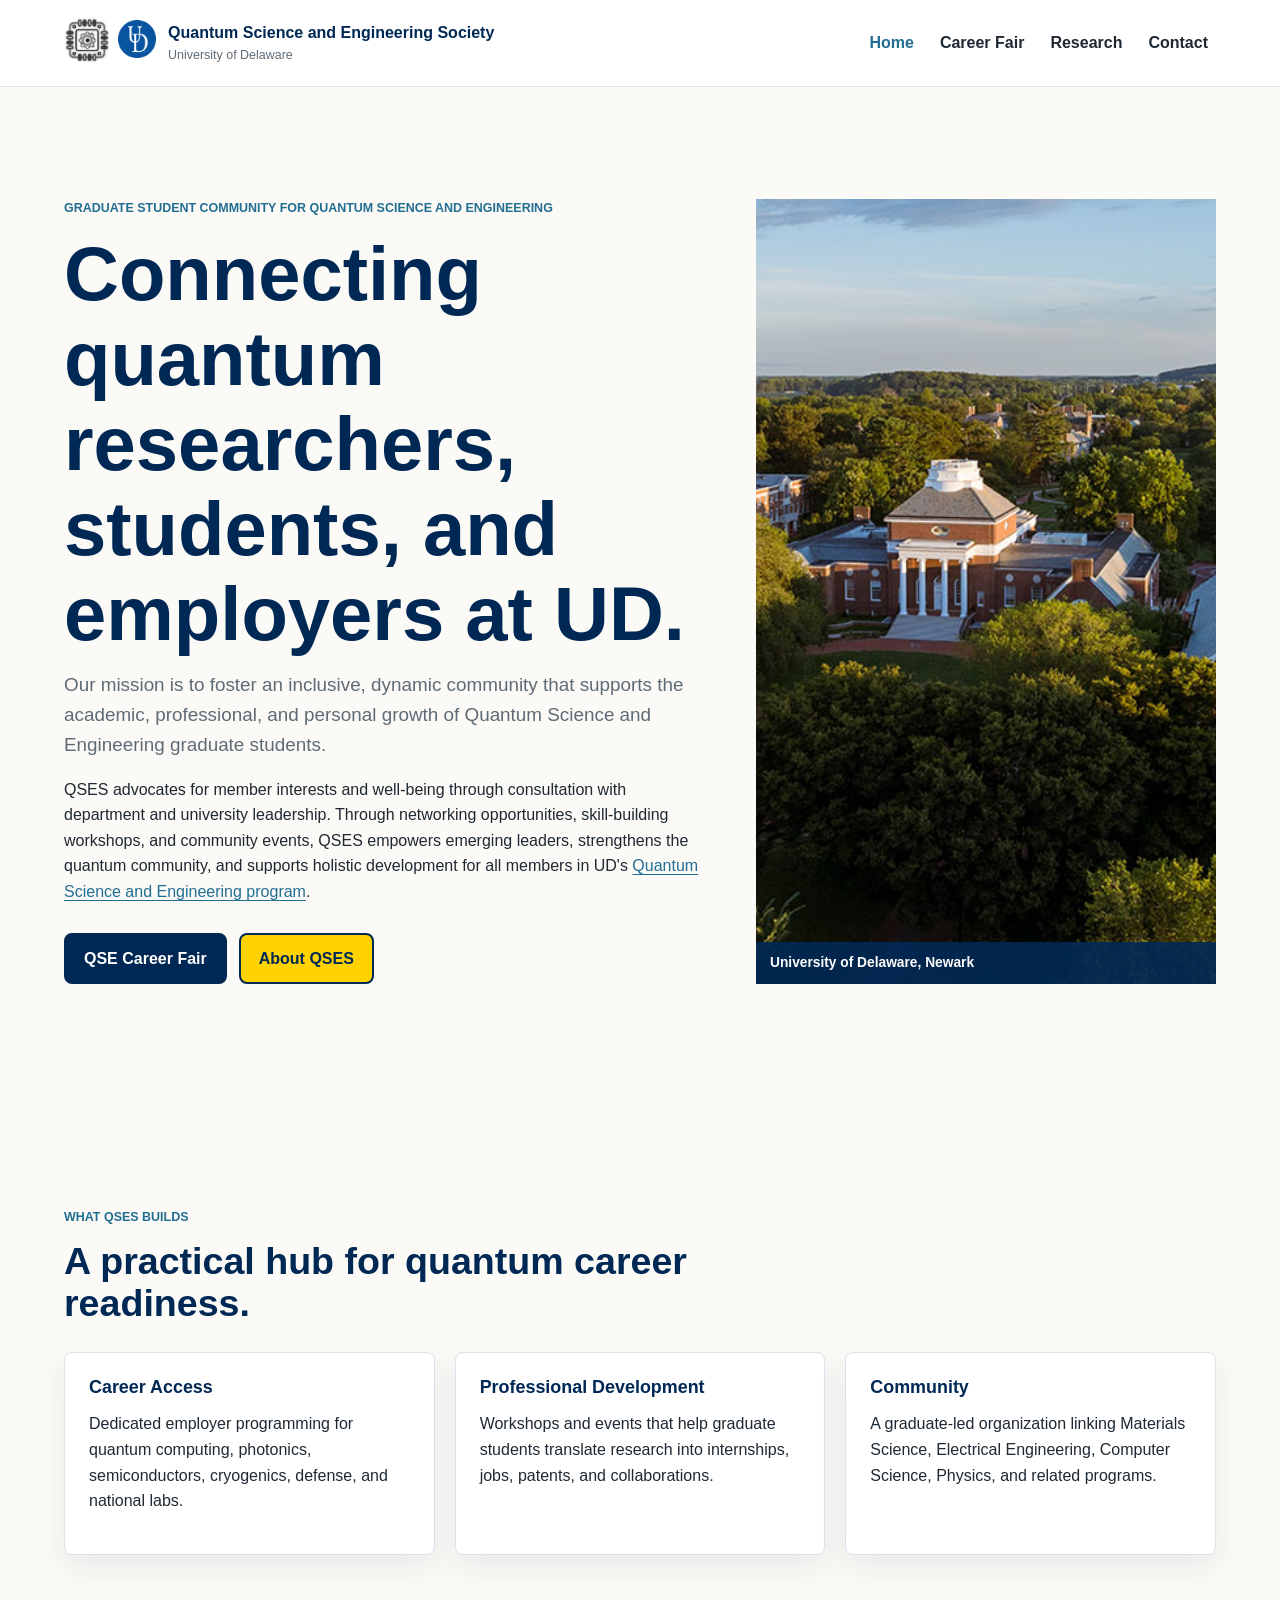
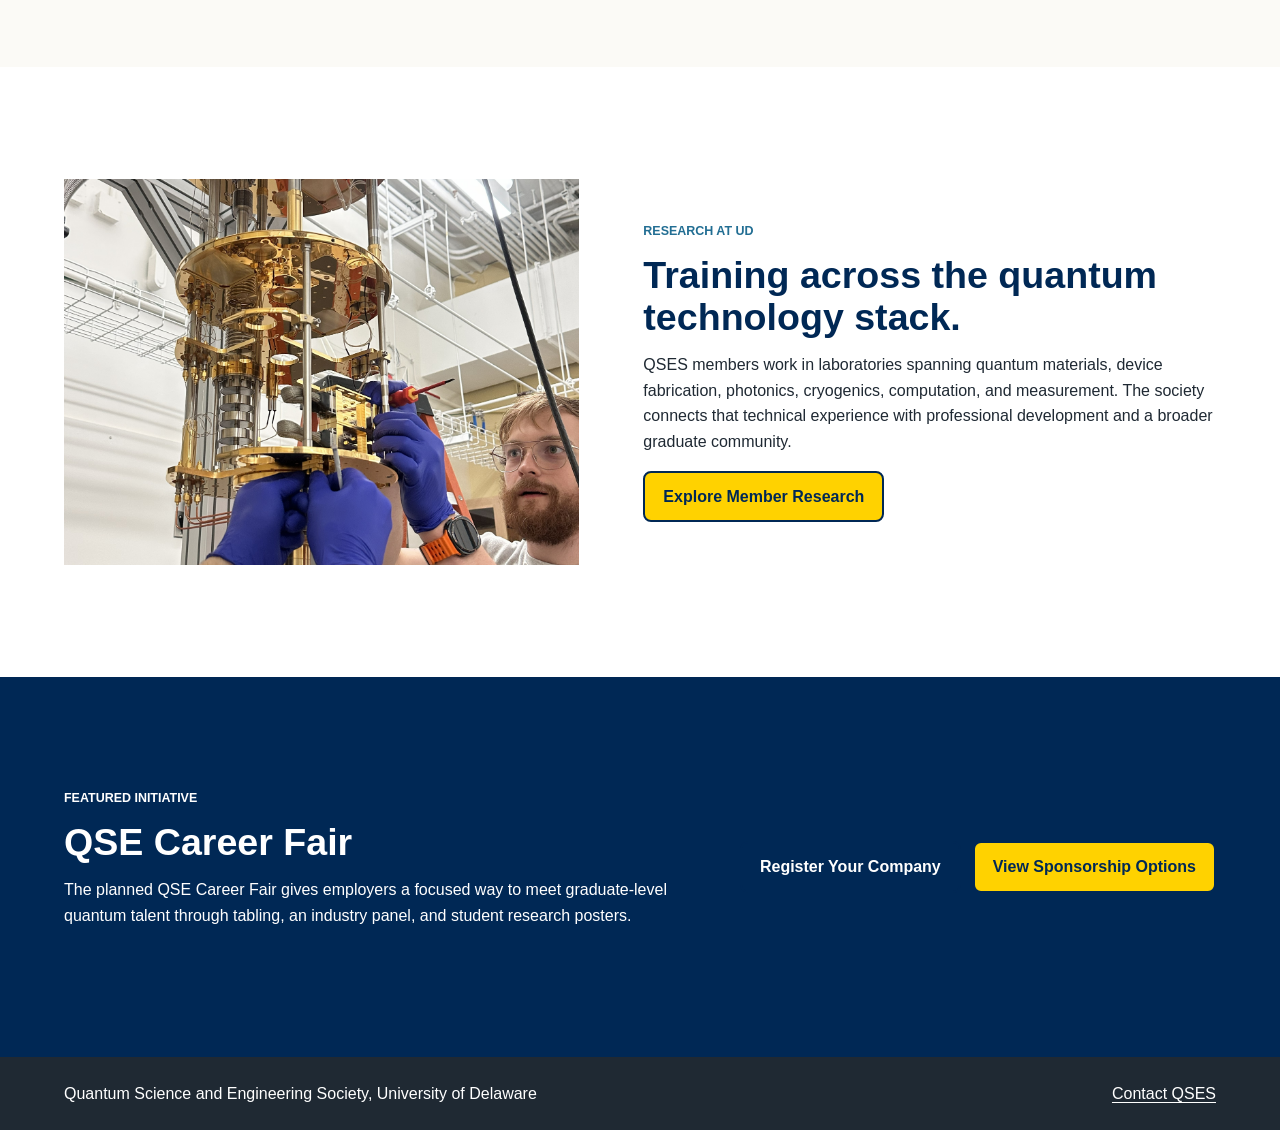
<file: SiteA/site/index.html>
<!doctype html>
<html lang="en">
  <head>
    <meta charset="utf-8">
    <meta name="viewport" content="width=device-width, initial-scale=1">
    <meta name="description" content="University of Delaware Quantum Science and Engineering Society: events, career fair, and graduate student community.">
    <title>QSES | University of Delaware</title>
    <link rel="stylesheet" href="assets/css/styles.css">
  </head>
  <body>
    <header class="site-header">
      <div class="brand">
        <a class="brand-home" href="index.html" aria-label="QSES home"><span class="brand-logos">
          <img class="brand-logo" src="assets/images/logo_nowords.png" alt="" aria-hidden="true">
          <img class="brand-logo ud-logo" src="assets/images/ud-monogram-2018.png" alt="" aria-hidden="true">
        </span></a>
        <span class="brand-text">
          <a class="brand-name" href="index.html"><strong><span>Quantum Science and Engineering Society</span></strong></a>
          <small><a href="https://www.udel.edu/">University of Delaware</a></small>
        </span>
      </div>
      <button class="nav-toggle" type="button" aria-expanded="false" aria-controls="site-nav">Menu</button>
      <nav id="site-nav" class="site-nav" aria-label="Main navigation">
        <div class="nav-menu">
          <a href="index.html" aria-current="page">Home</a>
          <div class="dropdown">
            <a href="index.html" aria-current="page">Home</a>
            <a href="about/index.html">About</a>
            <a href="about/members/index.html">Members</a>
            <a href="about/events/index.html">Events</a>
            <a href="about/funding/index.html">Funding</a>
          </div>
        </div>
        <div class="nav-menu">
          <a href="career-fair/index.html">Career Fair</a>
          <div class="dropdown">
            <a href="career-fair/index.html">Career Fair Overview</a>
            <a href="career-fair/index.html#packages">Sponsorship Options</a>
            <a href="career-fair/index.html#schedule">Schedule</a>
            <a href="career-fair/index.html#registration">Employer Registration</a>
            <a href="career-fair/index.html#students">Student Registration</a>
          </div>
        </div>
        <a href="research/index.html">Research</a>
        <a href="contact/index.html">Contact</a>
      </nav>
    </header>

    <main>
      <section class="hero">
        <div class="hero-copy">
          <p class="eyebrow">Graduate student community for quantum science and engineering</p>
          <h1>Connecting quantum researchers, students, and employers at UD.</h1>
          <p class="lead">Our mission is to foster an inclusive, dynamic community that supports the academic, professional, and personal growth of Quantum Science and Engineering graduate students.</p>
          <p>QSES advocates for member interests and well-being through consultation with department and university leadership. Through networking opportunities, skill-building workshops, and community events, QSES empowers emerging leaders, strengthens the quantum community, and supports holistic development for all members in UD's <a href="https://www.udel.edu/academics/colleges/grad/prospective-students/programs/interdisciplinary/quantum-science-engineering/">Quantum Science and Engineering program</a>.</p>
          <div class="cta-row">
            <a class="button primary" href="career-fair/index.html">QSE Career Fair</a>
            <a class="button secondary" href="about/index.html">About QSES</a>
          </div>
        </div>
        <figure class="hero-photo">
          <img src="assets/images/ud-campus.jpg" alt="Aerial view of the University of Delaware campus">
          <figcaption>University of Delaware, Newark</figcaption>
        </figure>
      </section>

      <section class="section">
        <div class="section-heading">
          <p class="eyebrow">What QSES Builds</p>
          <h2>A practical hub for quantum career readiness.</h2>
        </div>
        <div class="card-grid three">
          <article class="card">
            <h3>Career Access</h3>
            <p>Dedicated employer programming for quantum computing, photonics, semiconductors, cryogenics, defense, and national labs.</p>
          </article>
          <article class="card">
            <h3>Professional Development</h3>
            <p>Workshops and events that help graduate students translate research into internships, jobs, patents, and collaborations.</p>
          </article>
          <article class="card">
            <h3>Community</h3>
            <p>A graduate-led organization linking Materials Science, Electrical Engineering, Computer Science, Physics, and related programs.</p>
          </article>
        </div>
      </section>

      <section class="section image-feature">
        <figure class="feature-photo">
          <img src="assets/images/ud-brandon-dilfridge.jpeg" alt="A University of Delaware researcher working on a dilution refrigerator">
        </figure>
        <div class="feature-copy">
          <p class="eyebrow">Research At UD</p>
          <h2>Training across the quantum technology stack.</h2>
          <p>QSES members work in laboratories spanning quantum materials, device fabrication, photonics, cryogenics, computation, and measurement. The society connects that technical experience with professional development and a broader graduate community.</p>
          <a class="button secondary" href="research/index.html">Explore Member Research</a>
        </div>
      </section>

      <section class="section split-band">
        <div>
          <p class="eyebrow">Featured Initiative</p>
          <h2>QSE Career Fair</h2>
          <p>The planned QSE Career Fair gives employers a focused way to meet graduate-level quantum talent through tabling, an industry panel, and student research posters.</p>
        </div>
        <div class="cta-row align-end">
          <a class="button primary" href="career-fair/index.html">Register Your Company</a>
          <a class="button secondary" href="career-fair/index.html#packages">View Sponsorship Options</a>
        </div>
      </section>
    </main>

    <footer class="site-footer">
      <p>Quantum Science and Engineering Society, University of Delaware</p>
      <p><a href="contact/index.html">Contact QSES</a></p>
    </footer>

    <script src="assets/js/main.js"></script>
  </body>
</html>
</file>
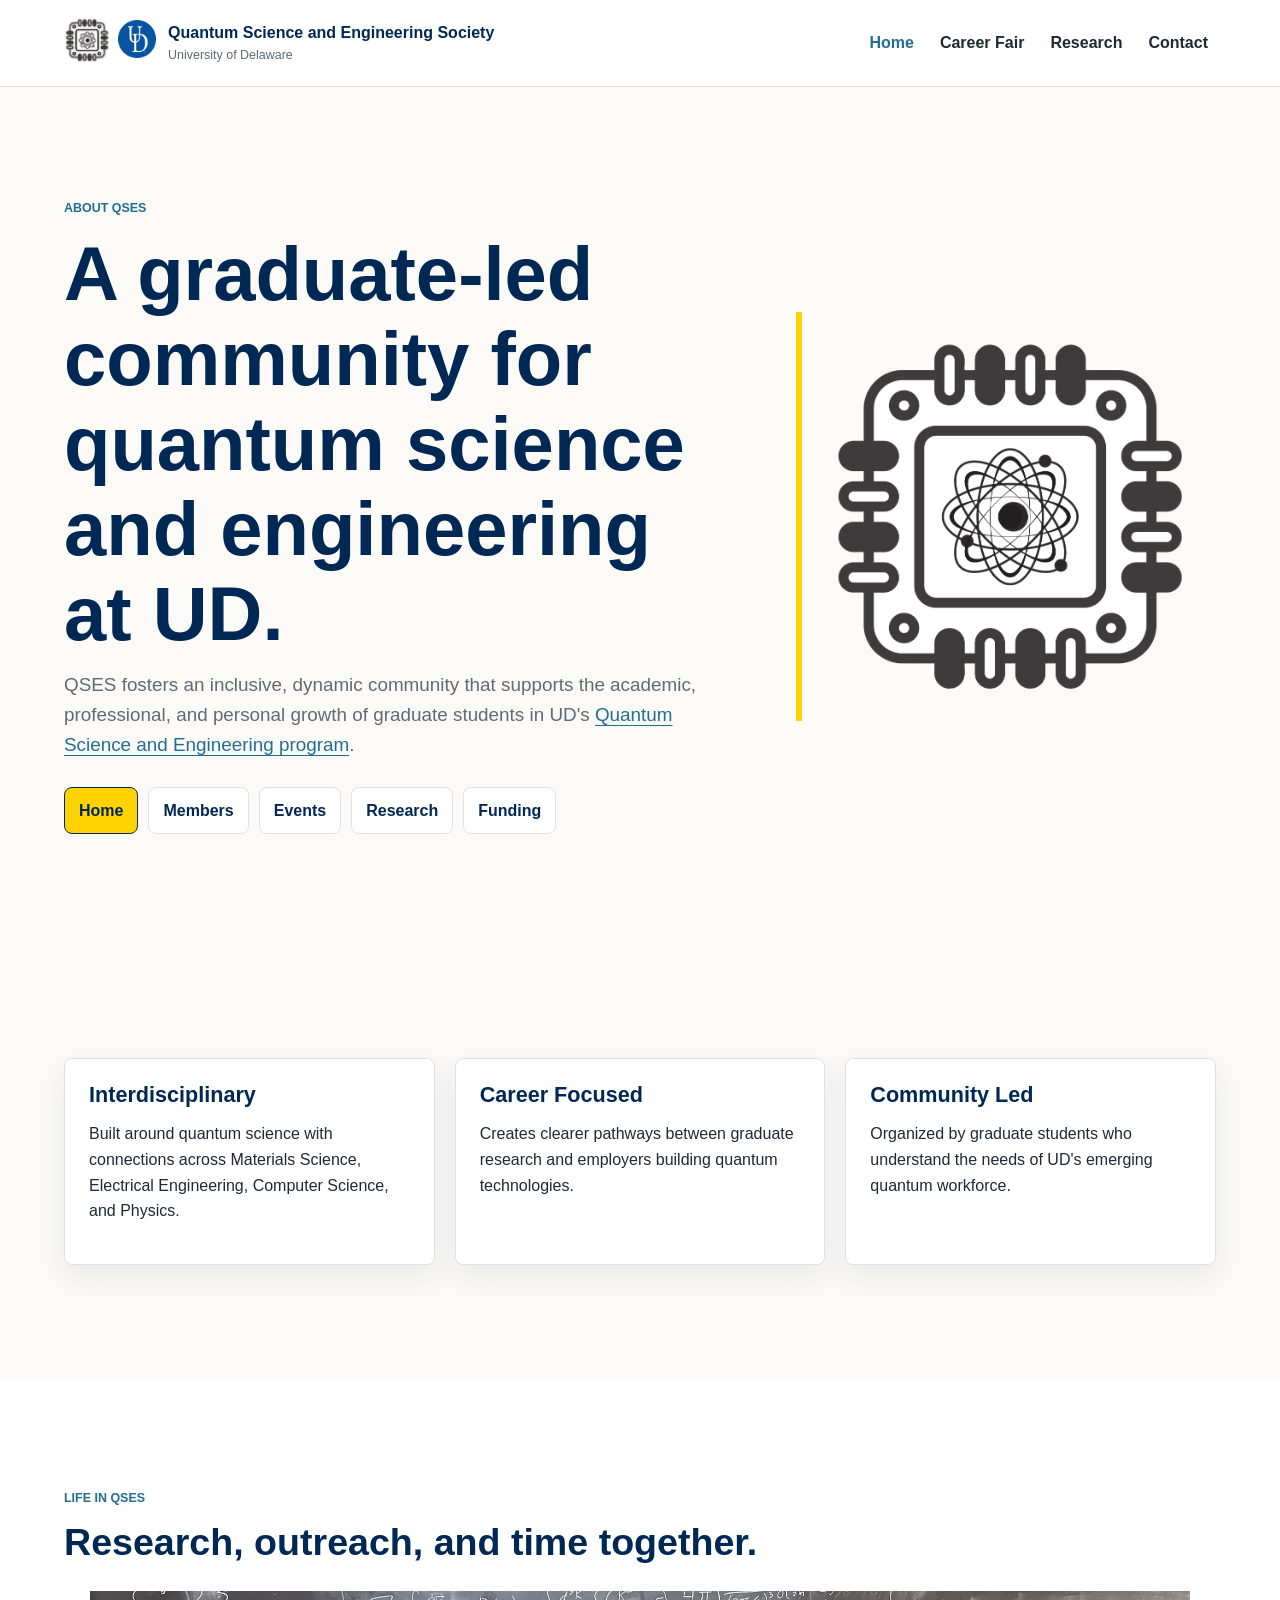
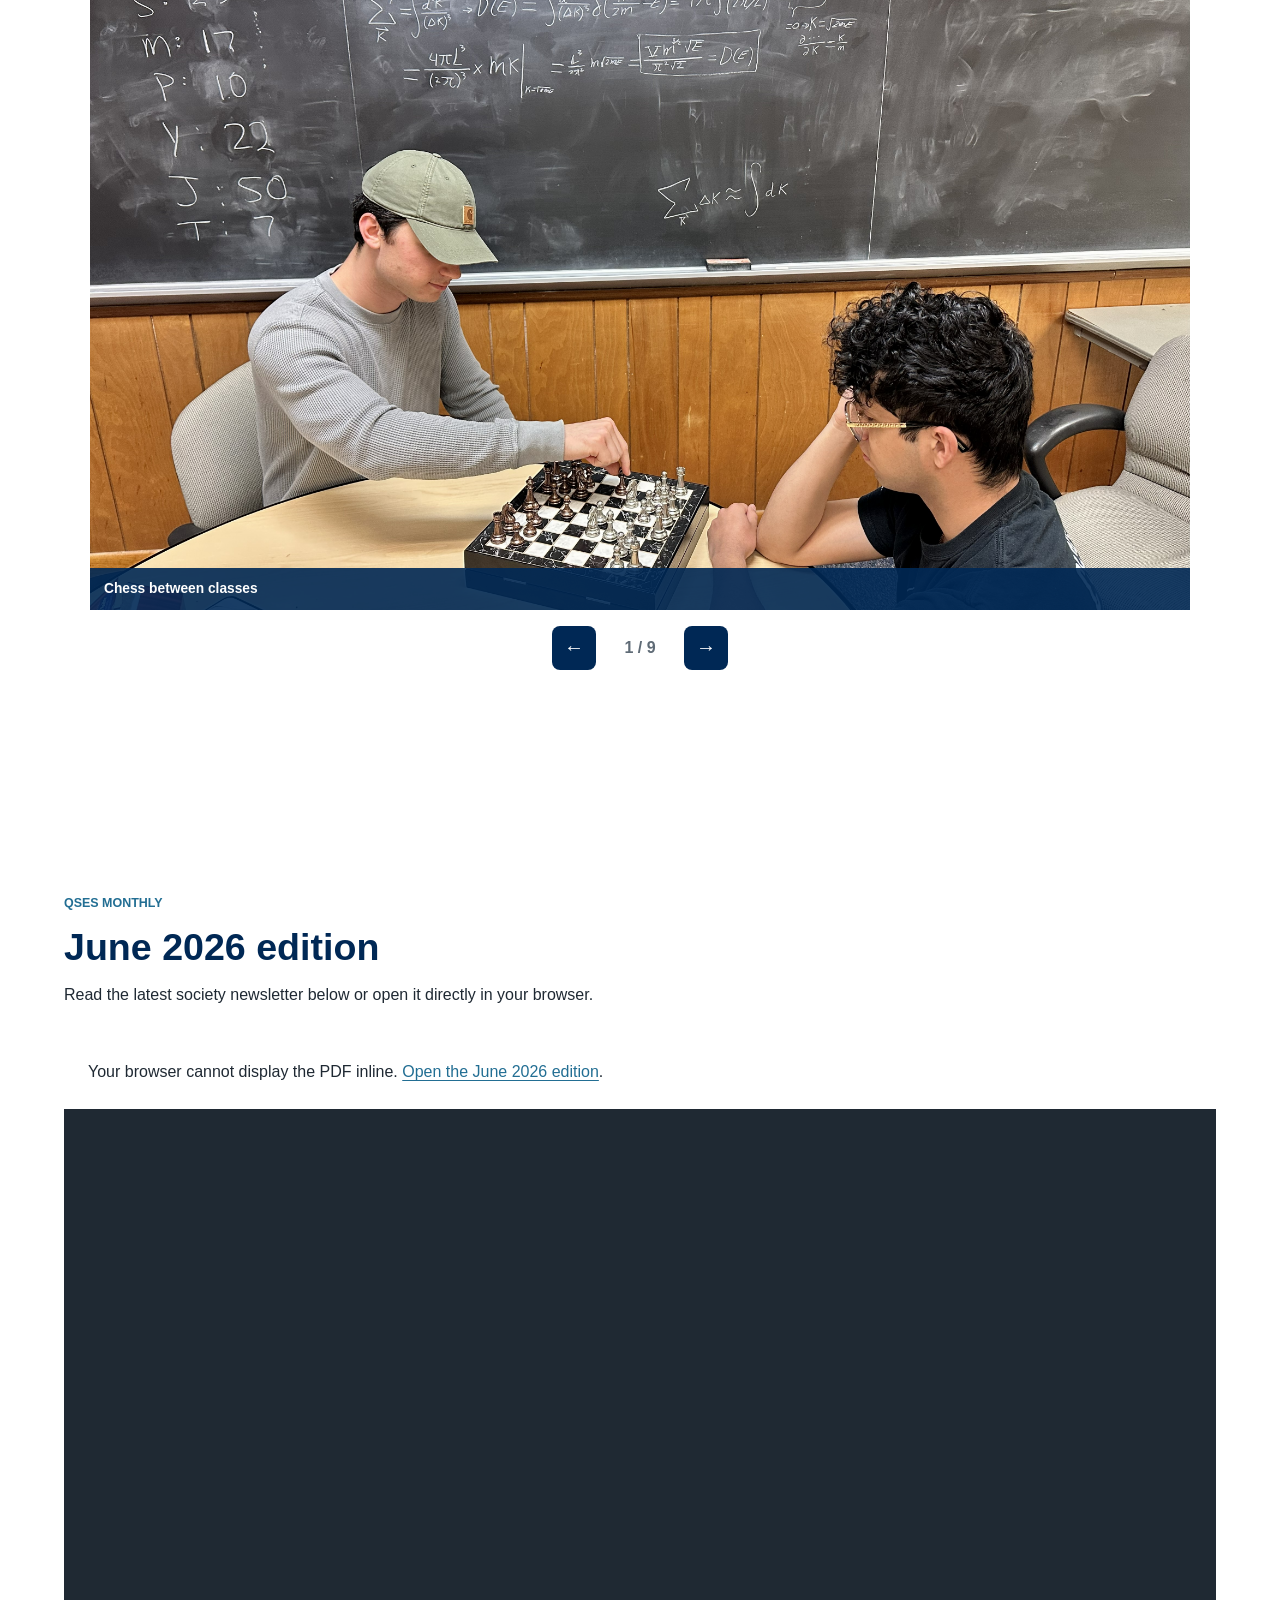
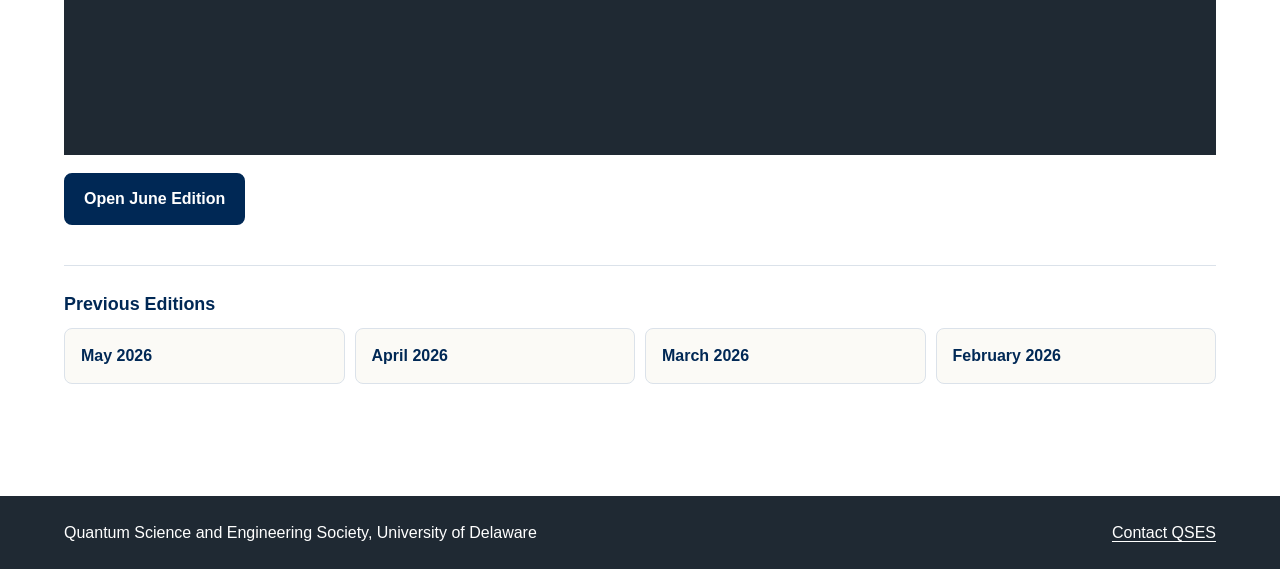
<file: SiteA/site/about/index.html>
<!doctype html>
<html lang="en">
  <head>
    <meta charset="utf-8">
    <meta name="viewport" content="width=device-width, initial-scale=1">
    <meta name="description" content="About the University of Delaware Quantum Science and Engineering Society.">
    <title>Home | QSES</title>
    <link rel="stylesheet" href="../assets/css/styles.css">
  </head>
  <body>
    <header class="site-header">
      <div class="brand"><a class="brand-home" href="../index.html" aria-label="QSES home"><span class="brand-logos"><img class="brand-logo" src="../assets/images/logo_nowords.png" alt="" aria-hidden="true"><img class="brand-logo ud-logo" src="../assets/images/ud-monogram-2018.png" alt="" aria-hidden="true"></span></a><span class="brand-text"><a class="brand-name" href="../index.html"><strong><span>Quantum Science and Engineering Society</span></strong></a><small><a href="https://www.udel.edu/">University of Delaware</a></small></span></div>
      <button class="nav-toggle" type="button" aria-expanded="false" aria-controls="site-nav">Menu</button>
      <nav id="site-nav" class="site-nav" aria-label="Main navigation">
        <div class="nav-menu">
          <a href="../index.html" aria-current="page">Home</a>
          <div class="dropdown">
            <a href="../index.html">Home</a>
            <a href="index.html" aria-current="page">About</a>
            <a href="members/index.html">Members</a>
            <a href="events/index.html">Events</a>
            <a href="funding/index.html">Funding</a>
          </div>
        </div>
        <div class="nav-menu">
          <a href="../career-fair/index.html">Career Fair</a>
          <div class="dropdown">
            <a href="../career-fair/index.html">Career Fair Overview</a>
            <a href="../career-fair/index.html#packages">Sponsorship Options</a>
            <a href="../career-fair/index.html#schedule">Schedule</a>
            <a href="../career-fair/index.html#registration">Employer Registration</a>
            <a href="../career-fair/index.html#students">Student Registration</a>
          </div>
        </div>
        <a href="../research/index.html">Research</a>
        <a href="../contact/index.html">Contact</a>
      </nav>
    </header>
    <main>
      <section class="page-title about-title">
        <div>
          <p class="eyebrow">About QSES</p>
          <h1>A graduate-led community for quantum science and engineering at UD.</h1>
          <p class="lead">QSES fosters an inclusive, dynamic community that supports the academic, professional, and personal growth of graduate students in UD's <a href="https://www.udel.edu/academics/colleges/grad/prospective-students/programs/interdisciplinary/quantum-science-engineering/">Quantum Science and Engineering program</a>.</p>
          <nav class="section-nav" aria-label="QSES section navigation">
            <a href="index.html" aria-current="page">Home</a>
            <a href="members/index.html">Members</a>
            <a href="events/index.html">Events</a>
            <a href="../research/index.html">Research</a>
            <a href="funding/index.html">Funding</a>
          </nav>
        </div>
        <div class="about-logo">
          <img src="../assets/images/logo_transparent.png" alt="QSES quantum chip logo">
        </div>
      </section>
      <section class="section">
        <div class="card-grid three">
          <article class="card"><h2>Interdisciplinary</h2><p>Built around quantum science with connections across Materials Science, Electrical Engineering, Computer Science, and Physics.</p></article>
          <article class="card"><h2>Career Focused</h2><p>Creates clearer pathways between graduate research and employers building quantum technologies.</p></article>
          <article class="card"><h2>Community Led</h2><p>Organized by graduate students who understand the needs of UD's emerging quantum workforce.</p></article>
        </div>
      </section>
      <section class="section club-gallery-section">
        <div class="section-heading">
          <p class="eyebrow">Life In QSES</p>
          <h2>Research, outreach, and time together.</h2>
        </div>
        <div class="slideshow" data-slideshow aria-label="QSES club photo slideshow">
          <div class="slideshow-stage">
            <figure class="slide" data-slide>
              <img src="../assets/images/qses_chess.jpg" alt="Two QSES members playing chess in front of a chalkboard">
              <figcaption>Chess between classes</figcaption>
            </figure>
            <figure class="slide" data-slide hidden>
              <img src="../assets/images/qses_cleanroom.jpg" alt="Three QSES members wearing protective suits in a cleanroom">
              <figcaption>Learning inside the cleanroom</figcaption>
            </figure>
            <figure class="slide" data-slide hidden>
              <img src="../assets/images/qses_dinner.jpg" alt="QSES members gathered around a table for dinner">
              <figcaption>Community dinner</figcaption>
            </figure>
            <figure class="slide" data-slide hidden>
              <img src="../assets/images/qses_escaperoom.jpg" alt="QSES members holding a large key after completing an escape room">
              <figcaption>QSES escape room outing</figcaption>
            </figure>
            <figure class="slide" data-slide hidden>
              <img src="../assets/images/qses_gingerbread.jpg" alt="QSES members displaying gingerbread houses they decorated">
              <figcaption>Holiday gingerbread competition</figcaption>
            </figure>
            <figure class="slide" data-slide hidden>
              <img src="../assets/images/qses_recruitment.jpg" alt="QSES members at an outdoor quantum physics outreach table">
              <figcaption>Quantum science outreach on The Green</figcaption>
            </figure>
            <figure class="slide" data-slide hidden>
              <img src="../assets/images/qses_outreach1.jpeg" alt="QSES members demonstrating optical science equipment at an outreach event">
              <figcaption>Hands-on optics outreach</figcaption>
            </figure>
            <figure class="slide" data-slide hidden>
              <img class="slide-table-photo" src="../assets/images/qses_table1.jpg" alt="QSES members gathered at a bowling event">
              <figcaption>QSES bowling night</figcaption>
            </figure>
            <figure class="slide" data-slide hidden>
              <img class="slide-contain" src="../assets/images/qses_youssef.png" alt="QSES member Youssef El Gharably dressed for a professional event">
              <figcaption>Professional development beyond campus</figcaption>
            </figure>
          </div>
          <div class="slideshow-controls">
            <button class="slideshow-button" type="button" data-slide-previous aria-label="Previous photo">&#8592;</button>
            <p class="slideshow-status" data-slide-status aria-live="polite">1 / 9</p>
            <button class="slideshow-button" type="button" data-slide-next aria-label="Next photo">&#8594;</button>
          </div>
        </div>
      </section>
      <section class="section monthly-section">
        <div class="section-heading">
          <p class="eyebrow">QSES Monthly</p>
          <h2>June 2026 edition</h2>
          <p>Read the latest society newsletter below or open it directly in your browser.</p>
        </div>
        <div class="monthly-viewer">
          <object data="../assets/qses_monthly/QSES%20Monthly%20-%20June%202026%20Edition.pdf" type="application/pdf">
            <p>Your browser cannot display the PDF inline. <a href="../assets/qses_monthly/QSES%20Monthly%20-%20June%202026%20Edition.pdf">Open the June 2026 edition</a>.</p>
          </object>
        </div>
        <p class="monthly-latest-link"><a class="button primary" href="../assets/qses_monthly/QSES%20Monthly%20-%20June%202026%20Edition.pdf">Open June Edition</a></p>
        <div class="monthly-archive">
          <h3>Previous Editions</h3>
          <ul>
            <li><a href="../assets/qses_monthly/QSES%20Monthly%20-%20May%202026%20Edition.pdf">May 2026</a></li>
            <li><a href="../assets/qses_monthly/QSES%20Monthly%20-%20April%202026%20Edition.pdf">April 2026</a></li>
            <li><a href="../assets/qses_monthly/QSES%20Monthly%20-%20March%202026%20Edition.pdf">March 2026</a></li>
            <li><a href="../assets/qses_monthly/QSES%20Monthly%20-%20February%202026%20Edition.pdf">February 2026</a></li>
          </ul>
        </div>
      </section>
    </main>
    <footer class="site-footer"><p>Quantum Science and Engineering Society, University of Delaware</p><p><a href="../contact/index.html">Contact QSES</a></p></footer>
    <script src="../assets/js/main.js"></script>
  </body>
</html>
</file>
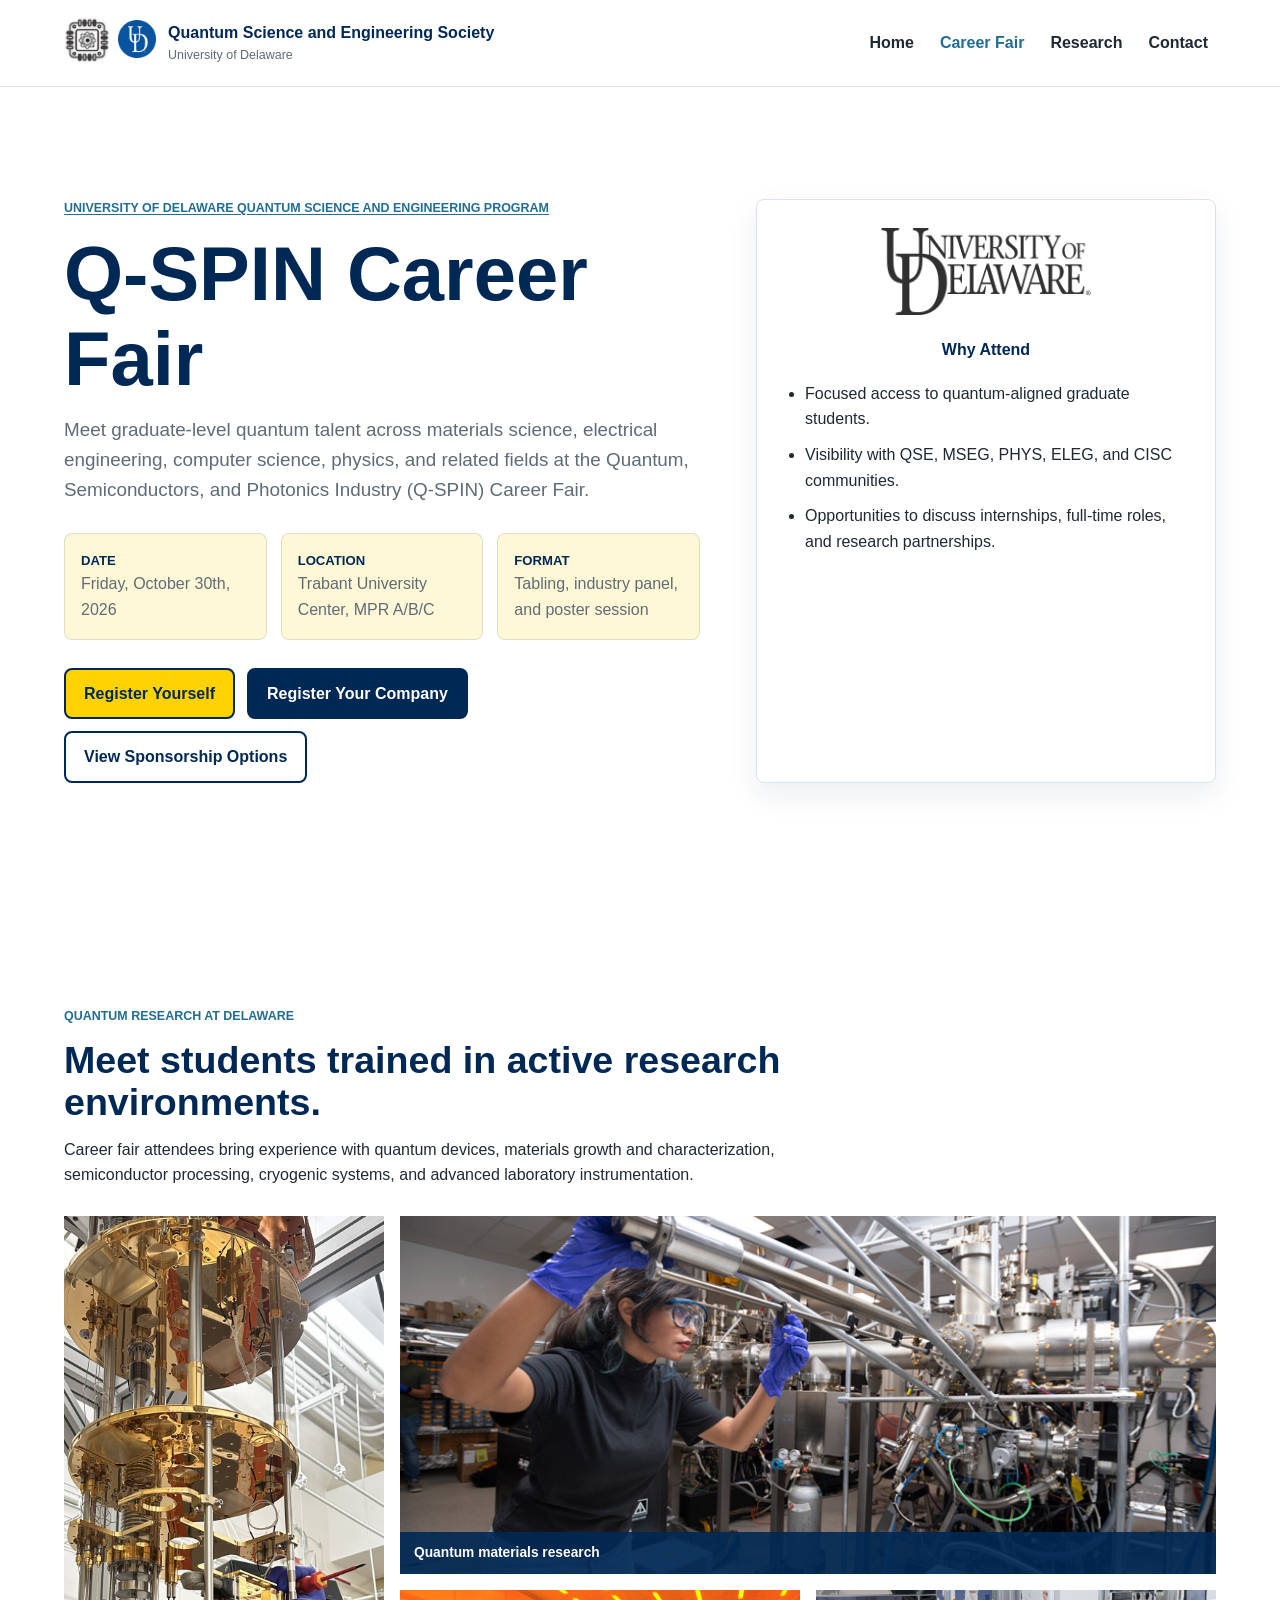
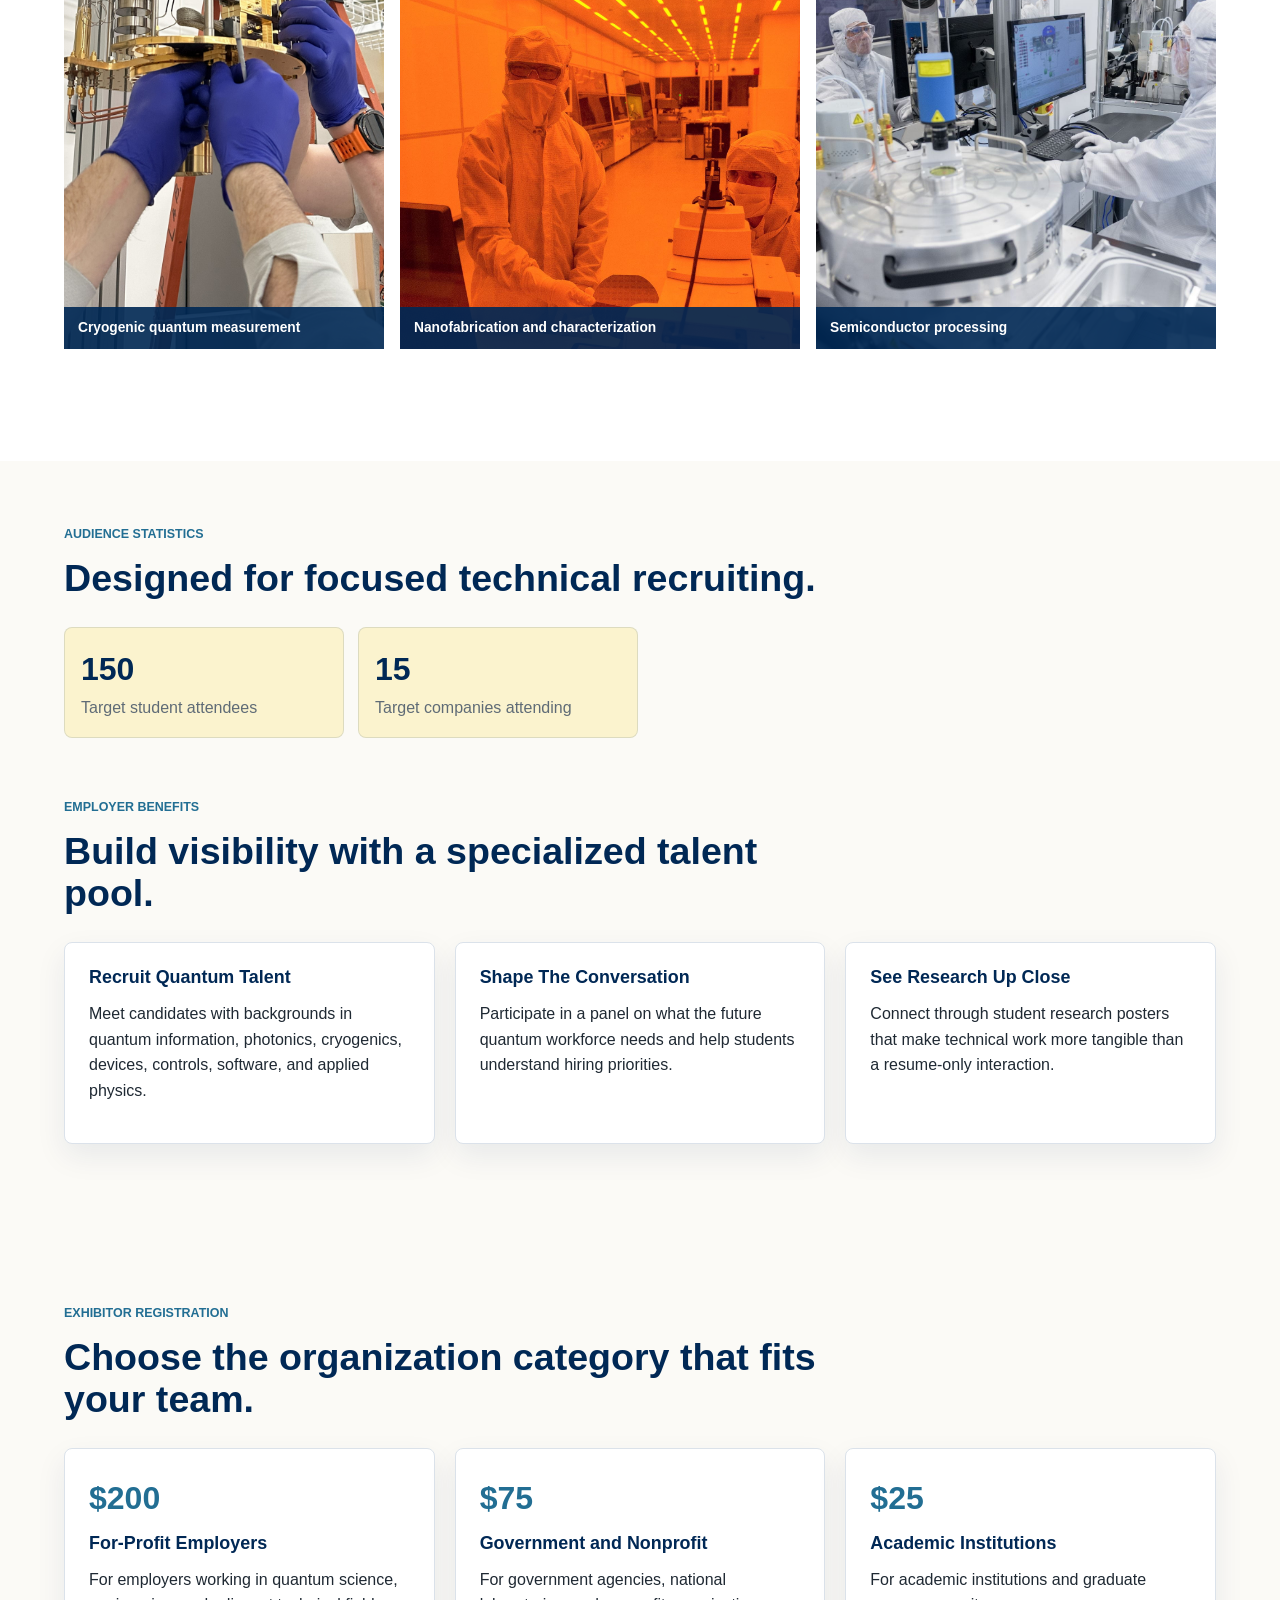
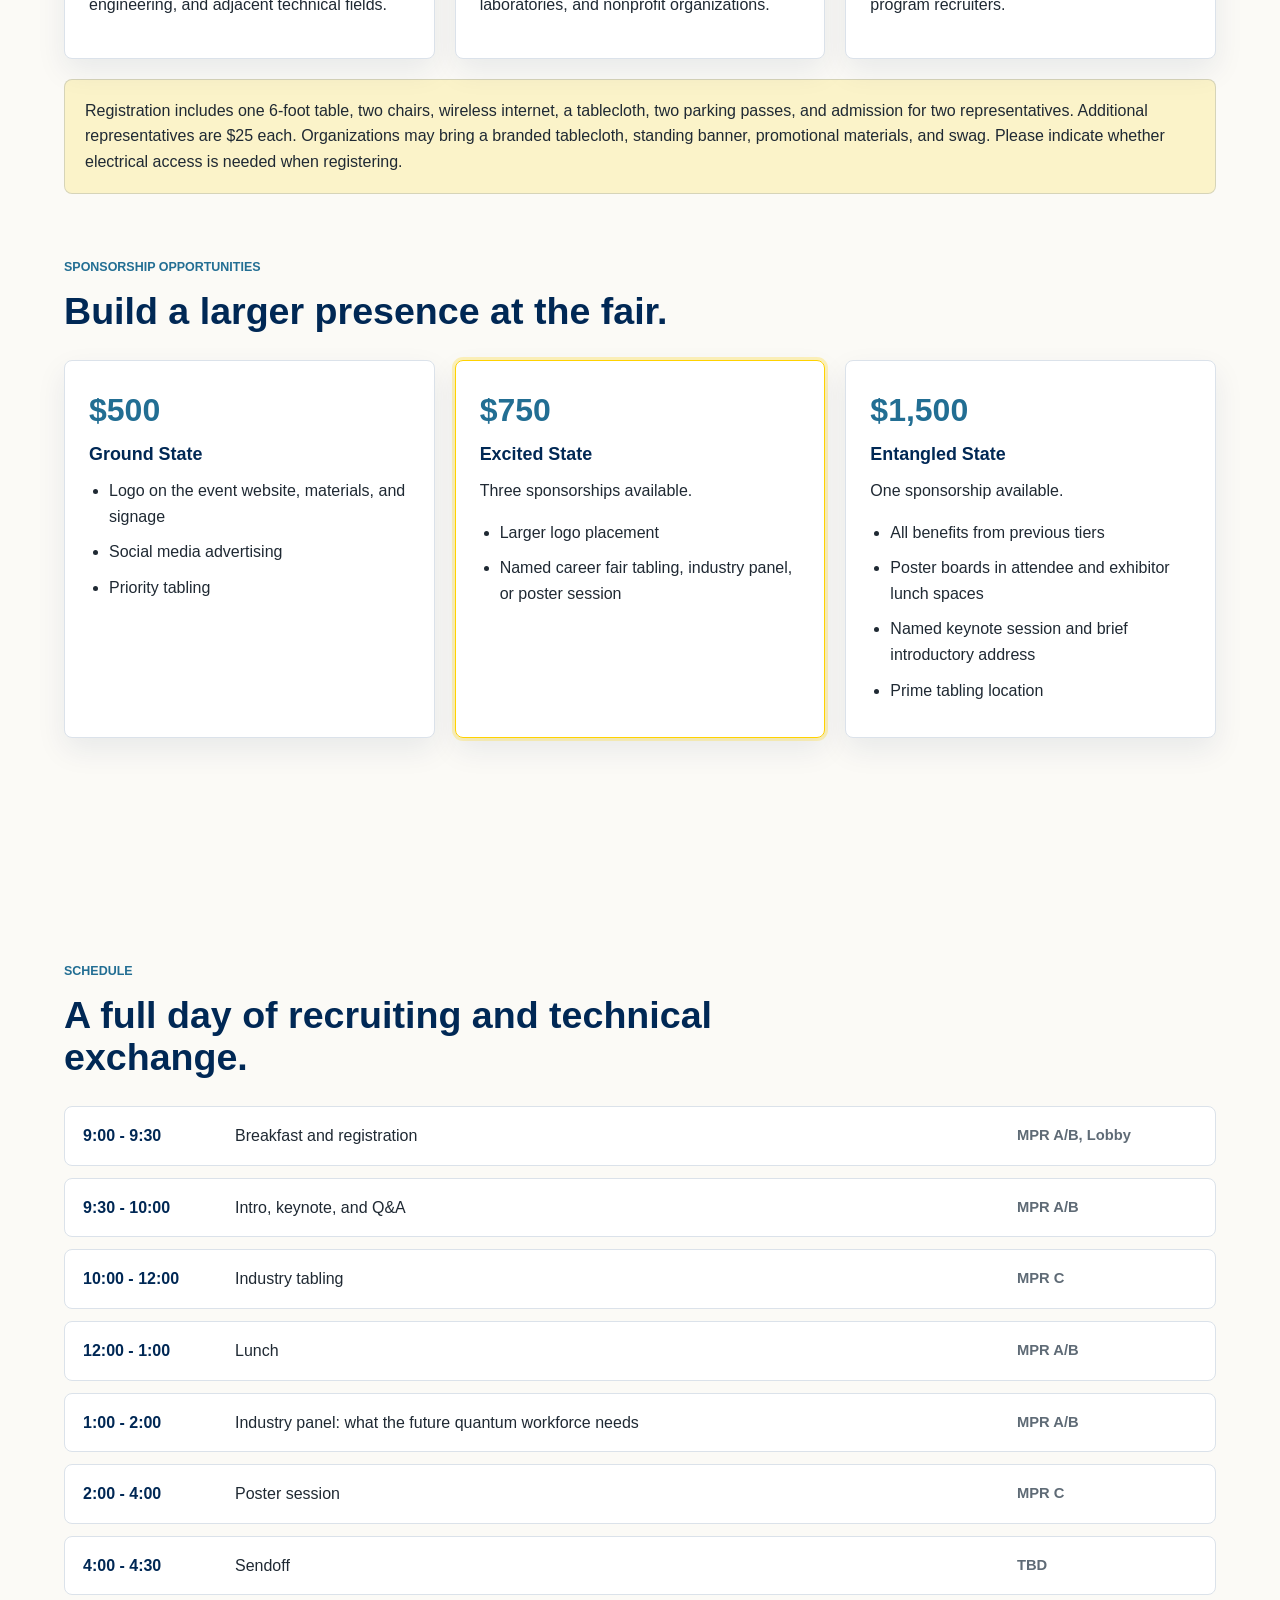
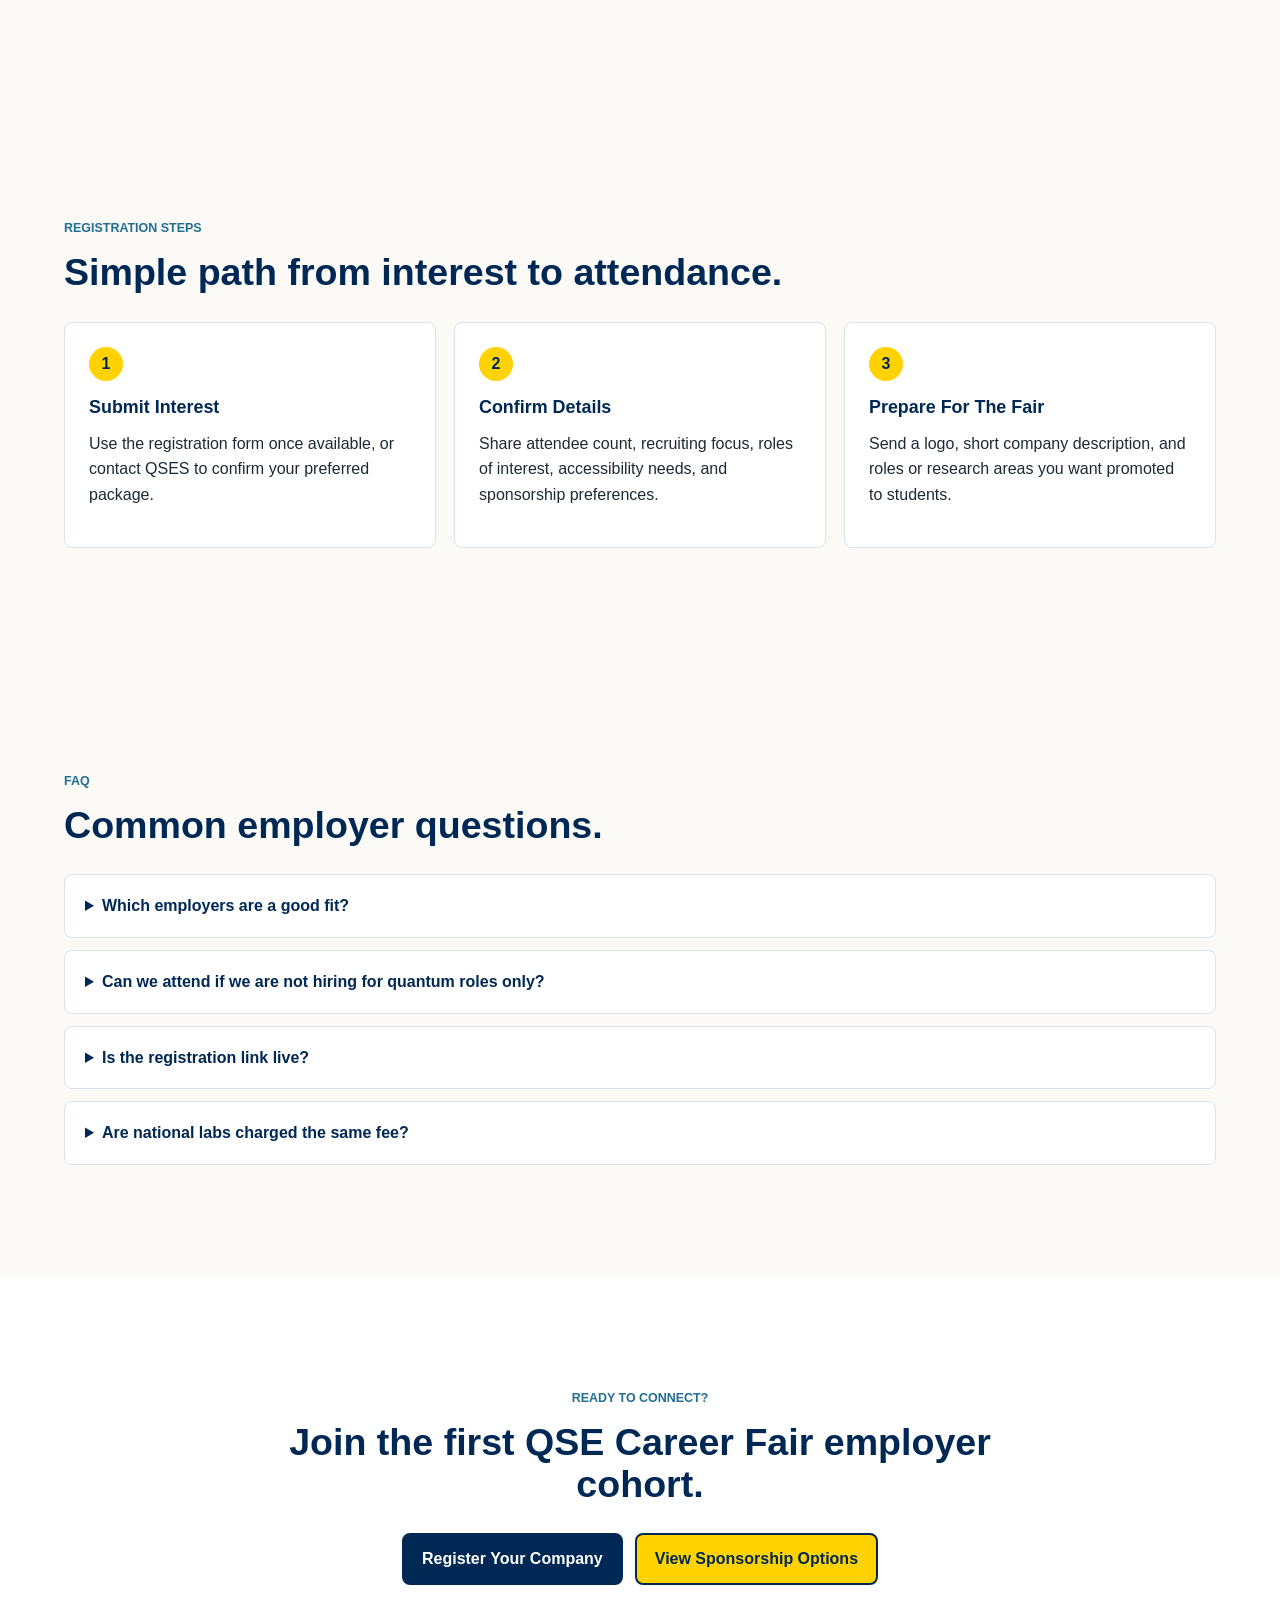
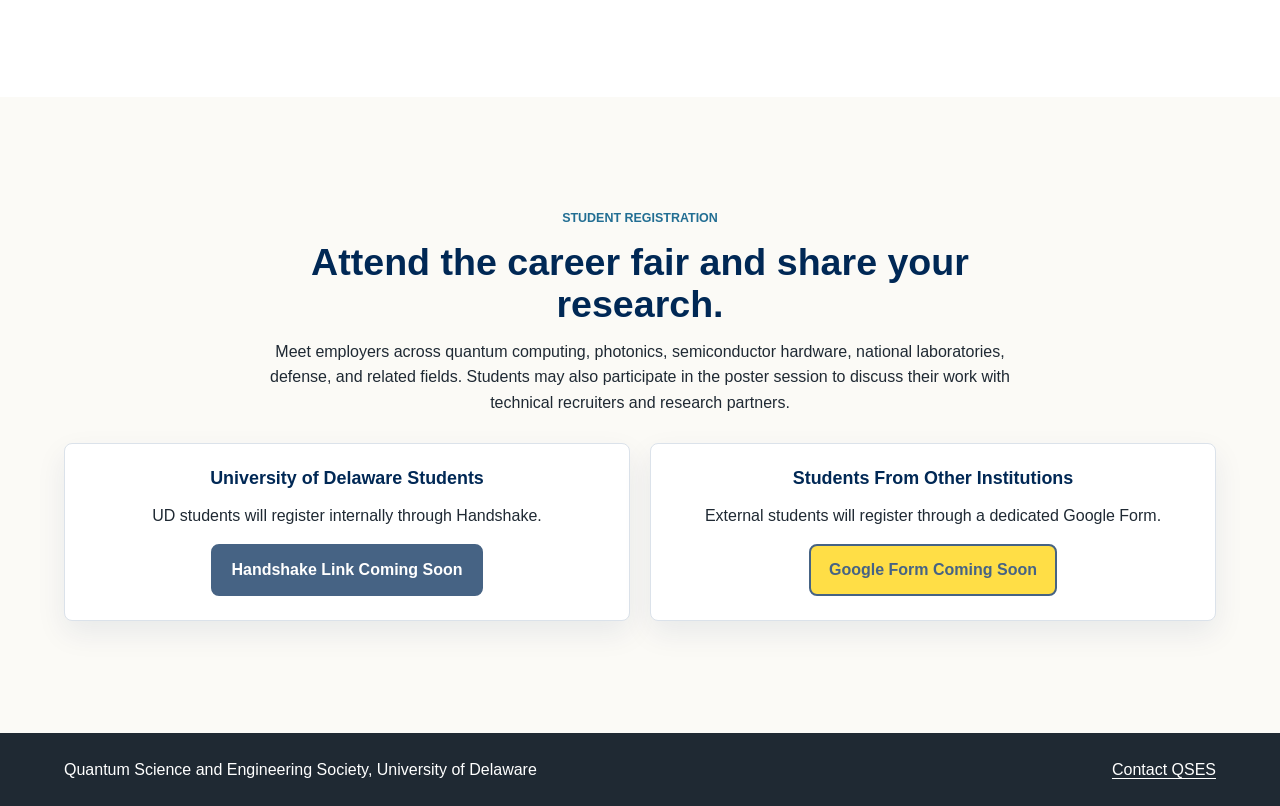
<file: SiteA/site/career-fair/index.html>
<!doctype html>
<html lang="en">
  <head>
    <meta charset="utf-8">
    <meta name="viewport" content="width=device-width, initial-scale=1">
    <meta name="description" content="Register for the University of Delaware QSE Career Fair and connect with graduate quantum science and engineering talent.">
    <title>QSE Career Fair | QSES</title>
    <link rel="stylesheet" href="../assets/css/styles.css">
  </head>
  <body>
    <header class="site-header">
      <div class="brand">
        <a class="brand-home" href="../index.html" aria-label="QSES home"><span class="brand-logos">
          <img class="brand-logo" src="../assets/images/logo_nowords.png" alt="" aria-hidden="true">
          <img class="brand-logo ud-logo" src="../assets/images/ud-monogram-2018.png" alt="" aria-hidden="true">
        </span></a>
        <span class="brand-text">
          <a class="brand-name" href="../index.html"><strong><span>Quantum Science and Engineering Society</span></strong></a>
          <small><a href="https://www.udel.edu/">University of Delaware</a></small>
        </span>
      </div>
      <button class="nav-toggle" type="button" aria-expanded="false" aria-controls="site-nav">Menu</button>
      <nav id="site-nav" class="site-nav" aria-label="Main navigation">
        <div class="nav-menu">
          <a href="../index.html">Home</a>
          <div class="dropdown">
            <a href="../index.html">Home</a>
            <a href="../about/index.html">About</a>
            <a href="../about/members/index.html">Members</a>
            <a href="../about/events/index.html">Events</a>
            <a href="../about/funding/index.html">Funding</a>
          </div>
        </div>
        <div class="nav-menu">
          <a href="index.html" aria-current="page">Career Fair</a>
          <div class="dropdown">
            <a href="index.html" aria-current="page">Career Fair Overview</a>
            <a href="#packages">Sponsorship Options</a>
            <a href="#schedule">Schedule</a>
            <a href="#registration">Employer Registration</a>
            <a href="#students">Student Registration</a>
          </div>
        </div>
        <a href="../research/index.html">Research</a>
        <a href="../contact/index.html">Contact</a>
      </nav>
    </header>

    <main>
      <section class="hero employer-hero">
        <div class="hero-copy">
          <p class="eyebrow"><a href="https://www.udel.edu/academics/colleges/grad/prospective-students/programs/interdisciplinary/quantum-science-engineering/">University of Delaware Quantum Science and Engineering Program</a></p>
          <h1>Q-SPIN Career Fair</h1>
          <p class="lead">Meet graduate-level quantum talent across materials science, electrical engineering, computer science, physics, and related fields at the Quantum, Semiconductors, and Photonics Industry (Q-SPIN) Career Fair.</p>
          <dl class="event-meta">
            <div><dt>Date</dt><dd>Friday, October 30th, 2026</dd></div>
            <div><dt>Location</dt><dd>Trabant University Center, MPR A/B/C</dd></div>
            <div><dt>Format</dt><dd>Tabling, industry panel, and poster session</dd></div>
          </dl>
          <div class="cta-row">
            <a class="button secondary" href="#students">Register Yourself</a>
            <a class="button primary" href="#registration">Register Your Company</a>
            <a class="button tertiary" href="#packages">View Sponsorship Options</a>
          </div>
        </div>
        <aside class="hero-panel">
          <img class="panel-logo" src="../assets/images/uf-logo.png" alt="University of Delaware">
          <p class="panel-label">Why Attend</p>
          <ul class="check-list">
            <li>Focused access to quantum-aligned graduate students.</li>
            <li>Visibility with QSE, MSEG, PHYS, ELEG, and CISC communities.</li>
            <li>Opportunities to discuss internships, full-time roles, and research partnerships.</li>
          </ul>
        </aside>
      </section>

      <section class="section research-gallery-section" id="research">
        <div class="section-heading">
          <p class="eyebrow">Quantum Research At Delaware</p>
          <h2>Meet students trained in active research environments.</h2>
          <p>Career fair attendees bring experience with quantum devices, materials growth and characterization, semiconductor processing, cryogenic systems, and advanced laboratory instrumentation.</p>
        </div>
        <div class="research-gallery">
          <figure class="research-photo research-photo-tall">
            <img src="../assets/images/ud-brandon-dilfridge.jpeg" alt="A University of Delaware researcher working on a dilution refrigerator">
            <figcaption>Cryogenic quantum measurement</figcaption>
          </figure>
          <figure class="research-photo">
            <img src="../assets/images/ud-nazifa-doty.jpeg" alt="A University of Delaware researcher adjusting equipment in a laboratory">
            <figcaption>Quantum materials research</figcaption>
          </figure>
          <figure class="research-photo">
            <img src="../assets/images/ud-udnf1.jpg" alt="Researchers working in the University of Delaware Nanofabrication Facility">
            <figcaption>Nanofabrication and characterization</figcaption>
          </figure>
          <figure class="research-photo">
            <img src="../assets/images/ud-udnf2.jpg" alt="Researchers operating semiconductor processing equipment in a cleanroom">
            <figcaption>Semiconductor processing</figcaption>
          </figure>
        </div>
      </section>

      <section class="section career-summary" id="audience">
        <div class="section-heading">
          <p class="eyebrow">Audience Statistics</p>
          <h2>Designed for focused technical recruiting.</h2>
        </div>
        <dl class="stat-list stat-list-clean">
          <div><dt>150</dt><dd>Target student attendees</dd></div>
          <div><dt>15</dt><dd>Target companies attending</dd></div>
        </dl>
      </section>

      <section class="section career-summary employer-benefits" id="benefits">
        <div class="section-heading">
          <p class="eyebrow">Employer Benefits</p>
          <h2>Build visibility with a specialized talent pool.</h2>
        </div>
        <div class="card-grid three">
          <article class="card">
            <h3>Recruit Quantum Talent</h3>
            <p>Meet candidates with backgrounds in quantum information, photonics, cryogenics, devices, controls, software, and applied physics.</p>
          </article>
          <article class="card">
            <h3>Shape The Conversation</h3>
            <p>Participate in a panel on what the future quantum workforce needs and help students understand hiring priorities.</p>
          </article>
          <article class="card">
            <h3>See Research Up Close</h3>
            <p>Connect through student research posters that make technical work more tangible than a resume-only interaction.</p>
          </article>
        </div>
      </section>

      <section class="section" id="packages">
        <div class="section-heading">
          <p class="eyebrow">Exhibitor Registration</p>
          <h2>Choose the organization category that fits your team.</h2>
        </div>
        <div class="card-grid three">
          <article class="card package">
            <p class="package-price">$200</p>
            <h3>For-Profit Employers</h3>
            <p>For employers working in quantum science, engineering, and adjacent technical fields.</p>
          </article>
          <article class="card package">
            <p class="package-price">$75</p>
            <h3>Government and Nonprofit</h3>
            <p>For government agencies, national laboratories, and nonprofit organizations.</p>
          </article>
          <article class="card package">
            <p class="package-price">$25</p>
            <h3>Academic Institutions</h3>
            <p>For academic institutions and graduate program recruiters.</p>
          </article>
        </div>
        <p class="note package-note">Registration includes one 6-foot table, two chairs, wireless internet, a tablecloth, two parking passes, and admission for two representatives. Additional representatives are $25 each. Organizations may bring a branded tablecloth, standing banner, promotional materials, and swag. Please indicate whether electrical access is needed when registering.</p>
        <div class="section-heading sponsorship-heading">
          <p class="eyebrow">Sponsorship Opportunities</p>
          <h2>Build a larger presence at the fair.</h2>
        </div>
        <div class="card-grid three">
          <article class="card package">
            <p class="package-price">$500</p>
            <h3>Ground State</h3>
            <ul>
              <li>Logo on the event website, materials, and signage</li>
              <li>Social media advertising</li>
              <li>Priority tabling</li>
            </ul>
          </article>
          <article class="card package featured">
            <p class="package-price">$750</p>
            <h3>Excited State</h3>
            <p>Three sponsorships available.</p>
            <ul>
              <li>Larger logo placement</li>
              <li>Named career fair tabling, industry panel, or poster session</li>
            </ul>
          </article>
          <article class="card package">
            <p class="package-price">$1,500</p>
            <h3>Entangled State</h3>
            <p>One sponsorship available.</p>
            <ul>
              <li>All benefits from previous tiers</li>
              <li>Poster boards in attendee and exhibitor lunch spaces</li>
              <li>Named keynote session and brief introductory address</li>
              <li>Prime tabling location</li>
            </ul>
          </article>
        </div>
      </section>

      <section class="section" id="schedule">
        <div class="section-heading">
          <p class="eyebrow">Schedule</p>
          <h2>A full day of recruiting and technical exchange.</h2>
        </div>
        <ol class="timeline">
          <li><time>9:00 - 9:30</time><span>Breakfast and registration</span><strong>MPR A/B, Lobby</strong></li>
          <li><time>9:30 - 10:00</time><span>Intro, keynote, and Q&A</span><strong>MPR A/B</strong></li>
          <li><time>10:00 - 12:00</time><span>Industry tabling</span><strong>MPR C</strong></li>
          <li><time>12:00 - 1:00</time><span>Lunch</span><strong>MPR A/B</strong></li>
          <li><time>1:00 - 2:00</time><span>Industry panel: what the future quantum workforce needs</span><strong>MPR A/B</strong></li>
          <li><time>2:00 - 4:00</time><span>Poster session</span><strong>MPR C</strong></li>
          <li><time>4:00 - 4:30</time><span>Sendoff</span><strong>TBD</strong></li>
        </ol>
      </section>

      <section class="section" id="registration">
        <div class="section-heading">
          <p class="eyebrow">Registration Steps</p>
          <h2>Simple path from interest to attendance.</h2>
        </div>
        <div class="steps">
          <article><span>1</span><h3>Submit Interest</h3><p>Use the registration form once available, or contact QSES to confirm your preferred package.</p></article>
          <article><span>2</span><h3>Confirm Details</h3><p>Share attendee count, recruiting focus, roles of interest, accessibility needs, and sponsorship preferences.</p></article>
          <article><span>3</span><h3>Prepare For The Fair</h3><p>Send a logo, short company description, and roles or research areas you want promoted to students.</p></article>
        </div>
      </section>

      <section class="section" id="faq">
        <div class="section-heading">
          <p class="eyebrow">FAQ</p>
          <h2>Common employer questions.</h2>
        </div>
        <div class="faq-list">
          <details>
            <summary>Which employers are a good fit?</summary>
            <p>Quantum-centric companies, big tech quantum divisions, defense employers, national labs, photonics companies, semiconductor companies, and technical suppliers are strong fits.</p>
          </details>
          <details>
            <summary>Can we attend if we are not hiring for quantum roles only?</summary>
            <p>Yes. The audience includes students with transferable skills in software, hardware, physics, devices, materials, controls, cryogenics, and engineering research.</p>
          </details>
          <details>
            <summary>Is the registration link live?</summary>
            <p>Employer registration is coming soon. Student Handshake and external Google Form registration links will also be posted when available.</p>
          </details>
          <details>
            <summary>Are national labs charged the same fee?</summary>
            <p>Government and nonprofit employers may register for $75, including admission for two representatives. Each additional representative is $25.</p>
          </details>
        </div>
      </section>

      <section class="section final-cta">
        <p class="eyebrow">Ready To Connect?</p>
        <h2>Join the first QSE Career Fair employer cohort.</h2>
        <div class="cta-row center">
          <a class="button primary" href="../contact/index.html">Register Your Company</a>
          <a class="button secondary" href="#packages">View Sponsorship Options</a>
        </div>
      </section>

      <section class="section student-registration" id="students">
        <div class="section-heading">
          <p class="eyebrow">Student Registration</p>
          <h2>Attend the career fair and share your research.</h2>
          <p>Meet employers across quantum computing, photonics, semiconductor hardware, national laboratories, defense, and related fields. Students may also participate in the poster session to discuss their work with technical recruiters and research partners.</p>
        </div>
        <div class="card-grid two">
          <article class="card signup-card">
            <h3>University of Delaware Students</h3>
            <p>UD students will register internally through Handshake.</p>
            <span class="button primary" aria-disabled="true">Handshake Link Coming Soon</span>
          </article>
          <article class="card signup-card">
            <h3>Students From Other Institutions</h3>
            <p>External students will register through a dedicated Google Form.</p>
            <span class="button secondary" aria-disabled="true">Google Form Coming Soon</span>
          </article>
        </div>
      </section>
    </main>

    <footer class="site-footer">
      <p>Quantum Science and Engineering Society, University of Delaware</p>
      <p><a href="../contact/index.html">Contact QSES</a></p>
    </footer>

    <script src="../assets/js/main.js"></script>
  </body>
</html>
</file>
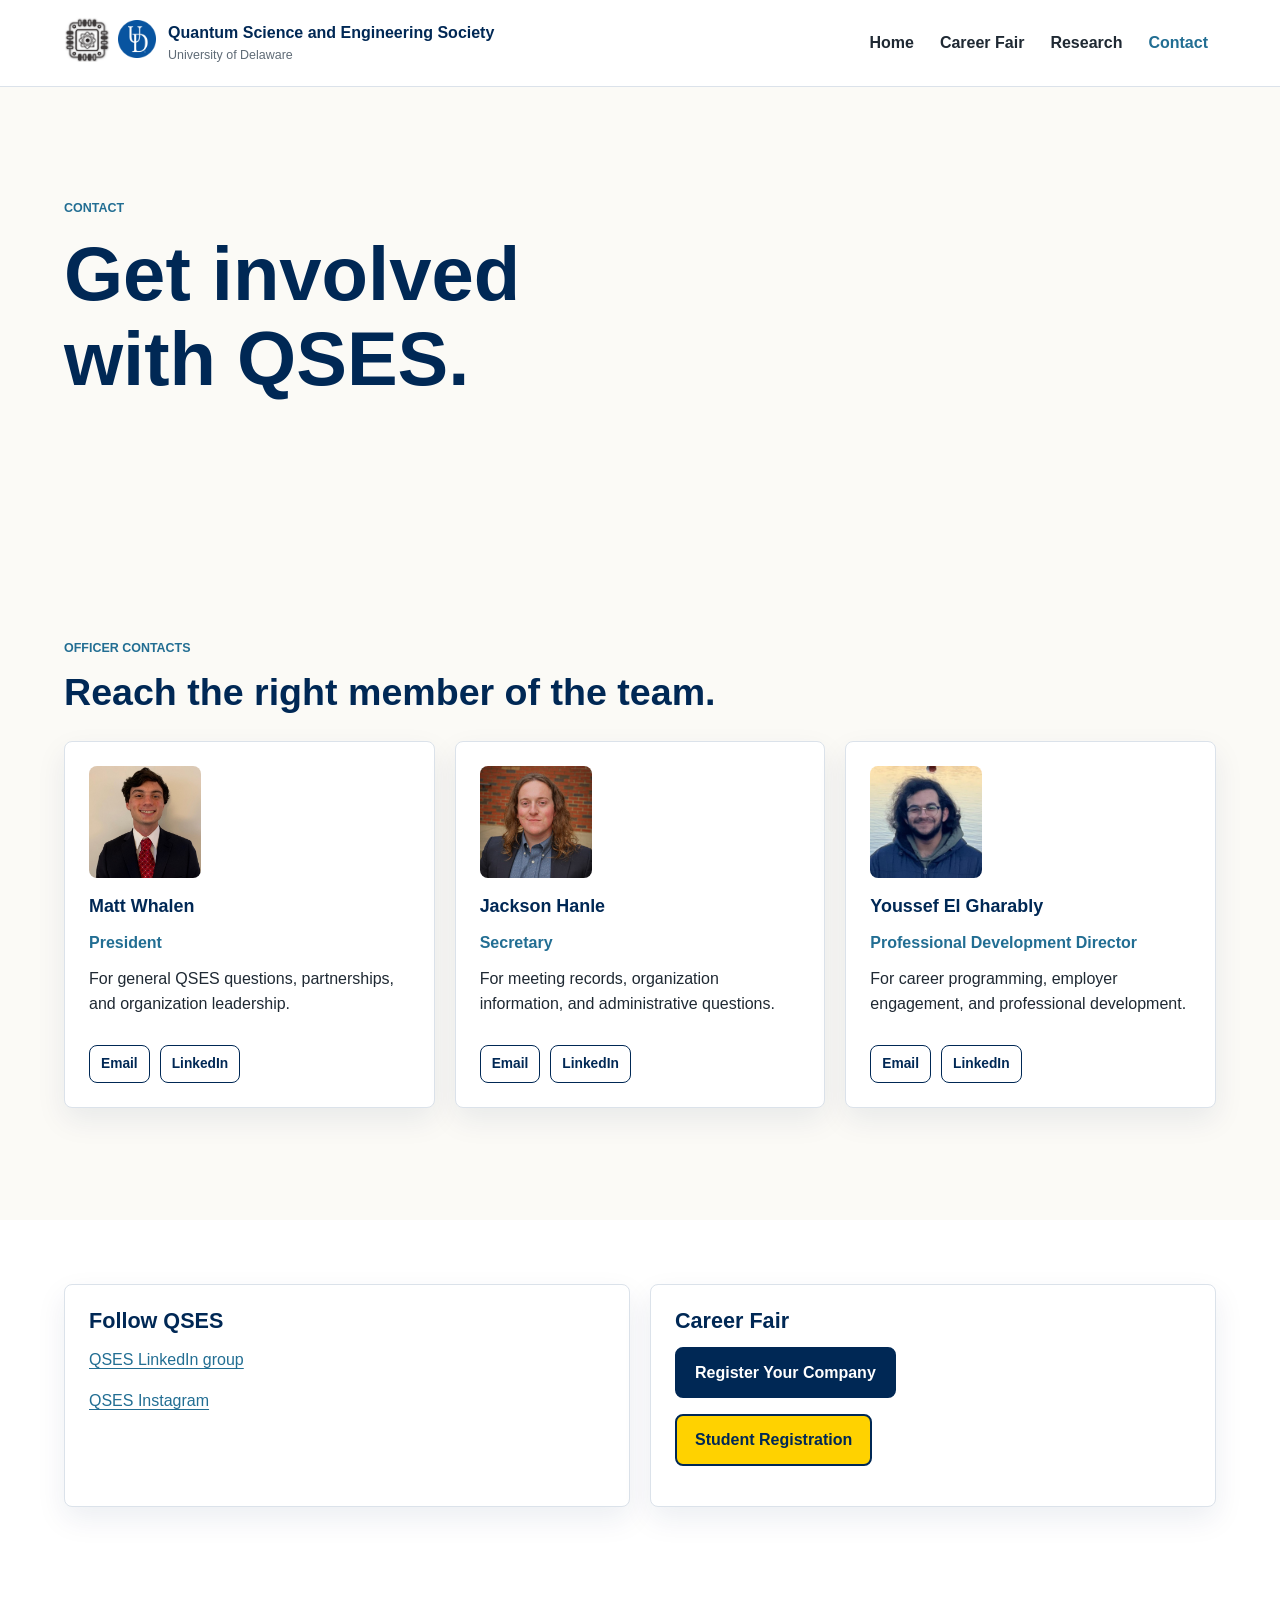
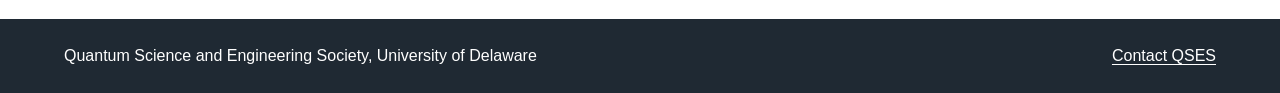
<file: SiteA/site/contact/index.html>
<!doctype html>
<html lang="en">
  <head>
    <meta charset="utf-8">
    <meta name="viewport" content="width=device-width, initial-scale=1">
    <meta name="description" content="Contact QSES at the University of Delaware.">
    <title>Contact | QSES</title>
    <link rel="stylesheet" href="../assets/css/styles.css">
  </head>
  <body>
    <header class="site-header">
      <div class="brand"><a class="brand-home" href="../index.html" aria-label="QSES home"><span class="brand-logos"><img class="brand-logo" src="../assets/images/logo_nowords.png" alt="" aria-hidden="true"><img class="brand-logo ud-logo" src="../assets/images/ud-monogram-2018.png" alt="" aria-hidden="true"></span></a><span class="brand-text"><a class="brand-name" href="../index.html"><strong><span>Quantum Science and Engineering Society</span></strong></a><small><a href="https://www.udel.edu/">University of Delaware</a></small></span></div>
      <button class="nav-toggle" type="button" aria-expanded="false" aria-controls="site-nav">Menu</button>
      <nav id="site-nav" class="site-nav" aria-label="Main navigation">
        <div class="nav-menu">
          <a href="../index.html">Home</a>
          <div class="dropdown">
            <a href="../index.html">Home</a>
            <a href="../about/index.html">About</a>
            <a href="../about/members/index.html">Members</a>
            <a href="../about/events/index.html">Events</a>
            <a href="../about/funding/index.html">Funding</a>
          </div>
        </div>
        <div class="nav-menu">
          <a href="../career-fair/index.html">Career Fair</a>
          <div class="dropdown">
            <a href="../career-fair/index.html">Career Fair Overview</a>
            <a href="../career-fair/index.html#packages">Sponsorship Options</a>
            <a href="../career-fair/index.html#schedule">Schedule</a>
            <a href="../career-fair/index.html#registration">Employer Registration</a>
            <a href="../career-fair/index.html#students">Student Registration</a>
          </div>
        </div>
        <a href="../research/index.html">Research</a>
        <a href="index.html" aria-current="page">Contact</a>
      </nav>
    </header>
    <main>
      <section class="page-title">
        <p class="eyebrow">Contact</p>
        <h1>Get involved with QSES.</h1>
      </section>
      <section class="section">
        <div class="section-heading">
          <p class="eyebrow">Officer Contacts</p>
          <h2>Reach the right member of the team.</h2>
        </div>
        <div class="card-grid three">
          <article class="card contact-card">
            <img class="contact-photo" src="../assets/images/MattWhalen.png" alt="Matt Whalen">
            <h3>Matt Whalen</h3>
            <p class="member-role">President</p>
            <p>For general QSES questions, partnerships, and organization leadership.</p>
            <p class="member-links"><a href="mailto:mwhalen@udel.edu">Email</a><a href="https://www.linkedin.com/in/matthew-whalen10/">LinkedIn</a></p>
          </article>
          <article class="card contact-card">
            <img class="contact-photo" src="../assets/images/JacksonHanle.jpg" alt="Jackson Hanle">
            <h3>Jackson Hanle</h3>
            <p class="member-role">Secretary</p>
            <p>For meeting records, organization information, and administrative questions.</p>
            <p class="member-links"><a href="mailto:jhanle@udel.edu">Email</a><a href="https://www.linkedin.com/in/jackson-hanle-7441b5217/">LinkedIn</a></p>
          </article>
          <article class="card contact-card">
            <img class="contact-photo" src="../assets/images/YoussefElGharably.jpg" alt="Youssef El Gharably">
            <h3>Youssef El Gharably</h3>
            <p class="member-role">Professional Development Director</p>
            <p>For career programming, employer engagement, and professional development.</p>
            <p class="member-links"><a href="mailto:yelghara@udel.edu">Email</a><a href="https://www.linkedin.com/in/yelgharably/">LinkedIn</a></p>
          </article>
        </div>
      </section>
      <section class="section contact-resources">
        <div class="card-grid two">
          <article class="card">
            <h2>Follow QSES</h2>
            <p><a href="https://www.linkedin.com/groups/13177751/">QSES LinkedIn group</a></p>
            <p><a href="https://www.instagram.com/qses_udel?igsh=MTliY3Q4dXp4cW5lMw==">QSES Instagram</a></p>
          </article>
          <article class="card">
            <h2>Career Fair</h2>
            <p><a class="button primary" href="../career-fair/index.html">Register Your Company</a></p>
            <p><a class="button secondary" href="../career-fair/index.html#students">Student Registration</a></p>
          </article>
        </div>
      </section>
    </main>
    <footer class="site-footer"><p>Quantum Science and Engineering Society, University of Delaware</p><p><a href="index.html">Contact QSES</a></p></footer>
    <script src="../assets/js/main.js"></script>
  </body>
</html>
</file>
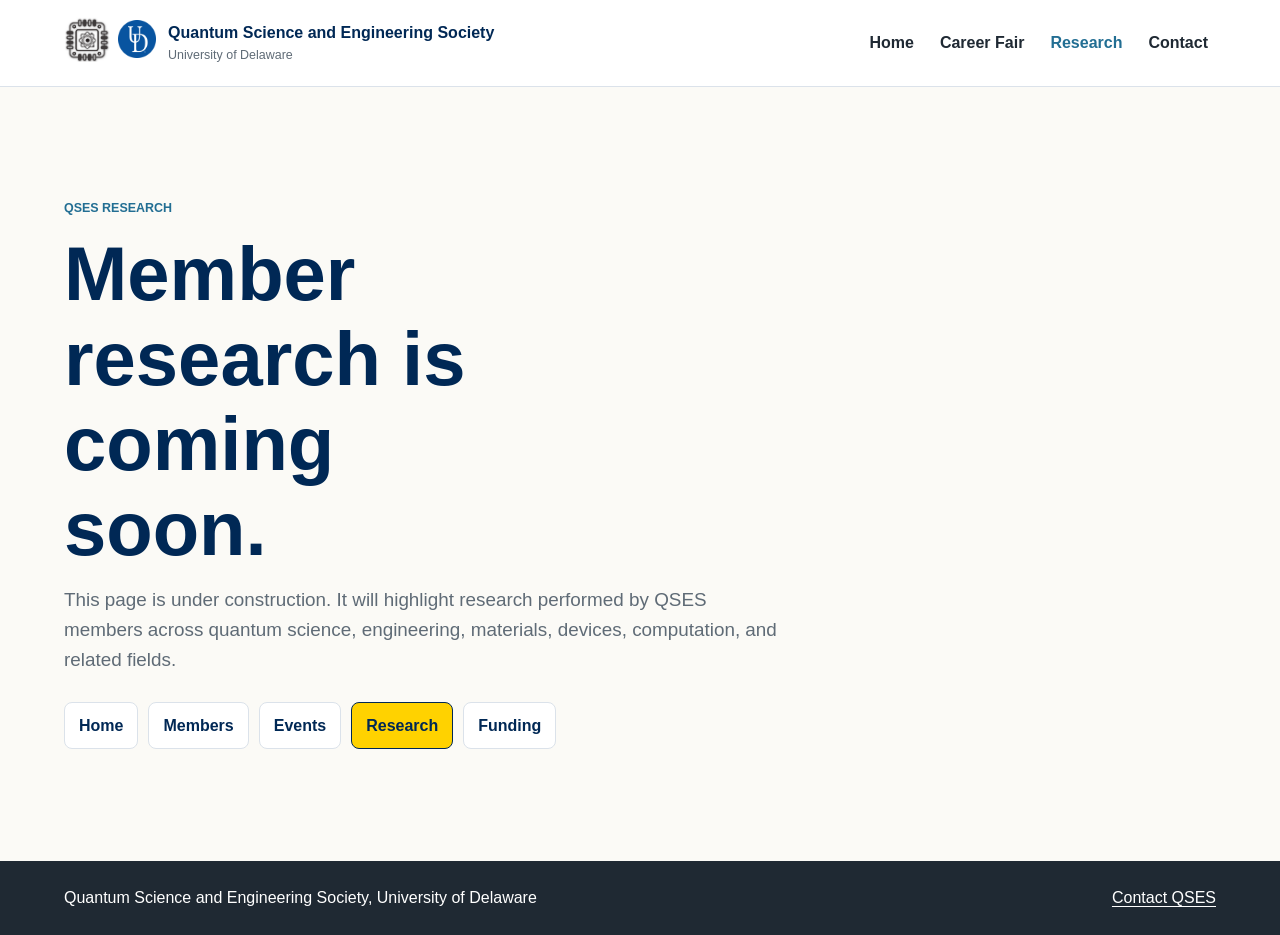
<file: SiteA/site/research/index.html>
<!doctype html>
<html lang="en">
  <head>
    <meta charset="utf-8">
    <meta name="viewport" content="width=device-width, initial-scale=1">
    <meta name="description" content="Research performed by members of the University of Delaware Quantum Science and Engineering Society.">
    <title>Research | QSES</title>
    <link rel="stylesheet" href="../assets/css/styles.css">
  </head>
  <body>
    <header class="site-header">
      <div class="brand"><a class="brand-home" href="../index.html" aria-label="QSES home"><span class="brand-logos"><img class="brand-logo" src="../assets/images/logo_nowords.png" alt="" aria-hidden="true"><img class="brand-logo ud-logo" src="../assets/images/ud-monogram-2018.png" alt="" aria-hidden="true"></span></a><span class="brand-text"><a class="brand-name" href="../index.html"><strong><span>Quantum Science and Engineering Society</span></strong></a><small><a href="https://www.udel.edu/">University of Delaware</a></small></span></div>
      <button class="nav-toggle" type="button" aria-expanded="false" aria-controls="site-nav">Menu</button>
      <nav id="site-nav" class="site-nav" aria-label="Main navigation">
        <div class="nav-menu">
          <a href="../index.html">Home</a>
          <div class="dropdown">
            <a href="../index.html">Home</a>
            <a href="../about/index.html">About</a>
            <a href="../about/members/index.html">Members</a>
            <a href="../about/events/index.html">Events</a>
            <a href="../about/funding/index.html">Funding</a>
          </div>
        </div>
        <div class="nav-menu">
          <a href="../career-fair/index.html">Career Fair</a>
          <div class="dropdown">
            <a href="../career-fair/index.html">Career Fair Overview</a>
            <a href="../career-fair/index.html#packages">Sponsorship Options</a>
            <a href="../career-fair/index.html#schedule">Schedule</a>
            <a href="../career-fair/index.html#registration">Employer Registration</a>
            <a href="../career-fair/index.html#students">Student Registration</a>
          </div>
        </div>
        <a href="index.html" aria-current="page">Research</a>
        <a href="../contact/index.html">Contact</a>
      </nav>
    </header>
    <main>
      <section class="page-title">
        <p class="eyebrow">QSES Research</p>
        <h1>Member research is coming soon.</h1>
        <p class="lead">This page is under construction. It will highlight research performed by QSES members across quantum science, engineering, materials, devices, computation, and related fields.</p>
        <nav class="section-nav" aria-label="QSES section navigation">
          <a href="../about/index.html">Home</a>
          <a href="../about/members/index.html">Members</a>
          <a href="../about/events/index.html">Events</a>
          <a href="index.html" aria-current="page">Research</a>
          <a href="../about/funding/index.html">Funding</a>
        </nav>
      </section>
    </main>
    <footer class="site-footer"><p>Quantum Science and Engineering Society, University of Delaware</p><p><a href="../contact/index.html">Contact QSES</a></p></footer>
    <script src="../assets/js/main.js"></script>
  </body>
</html>
</file>
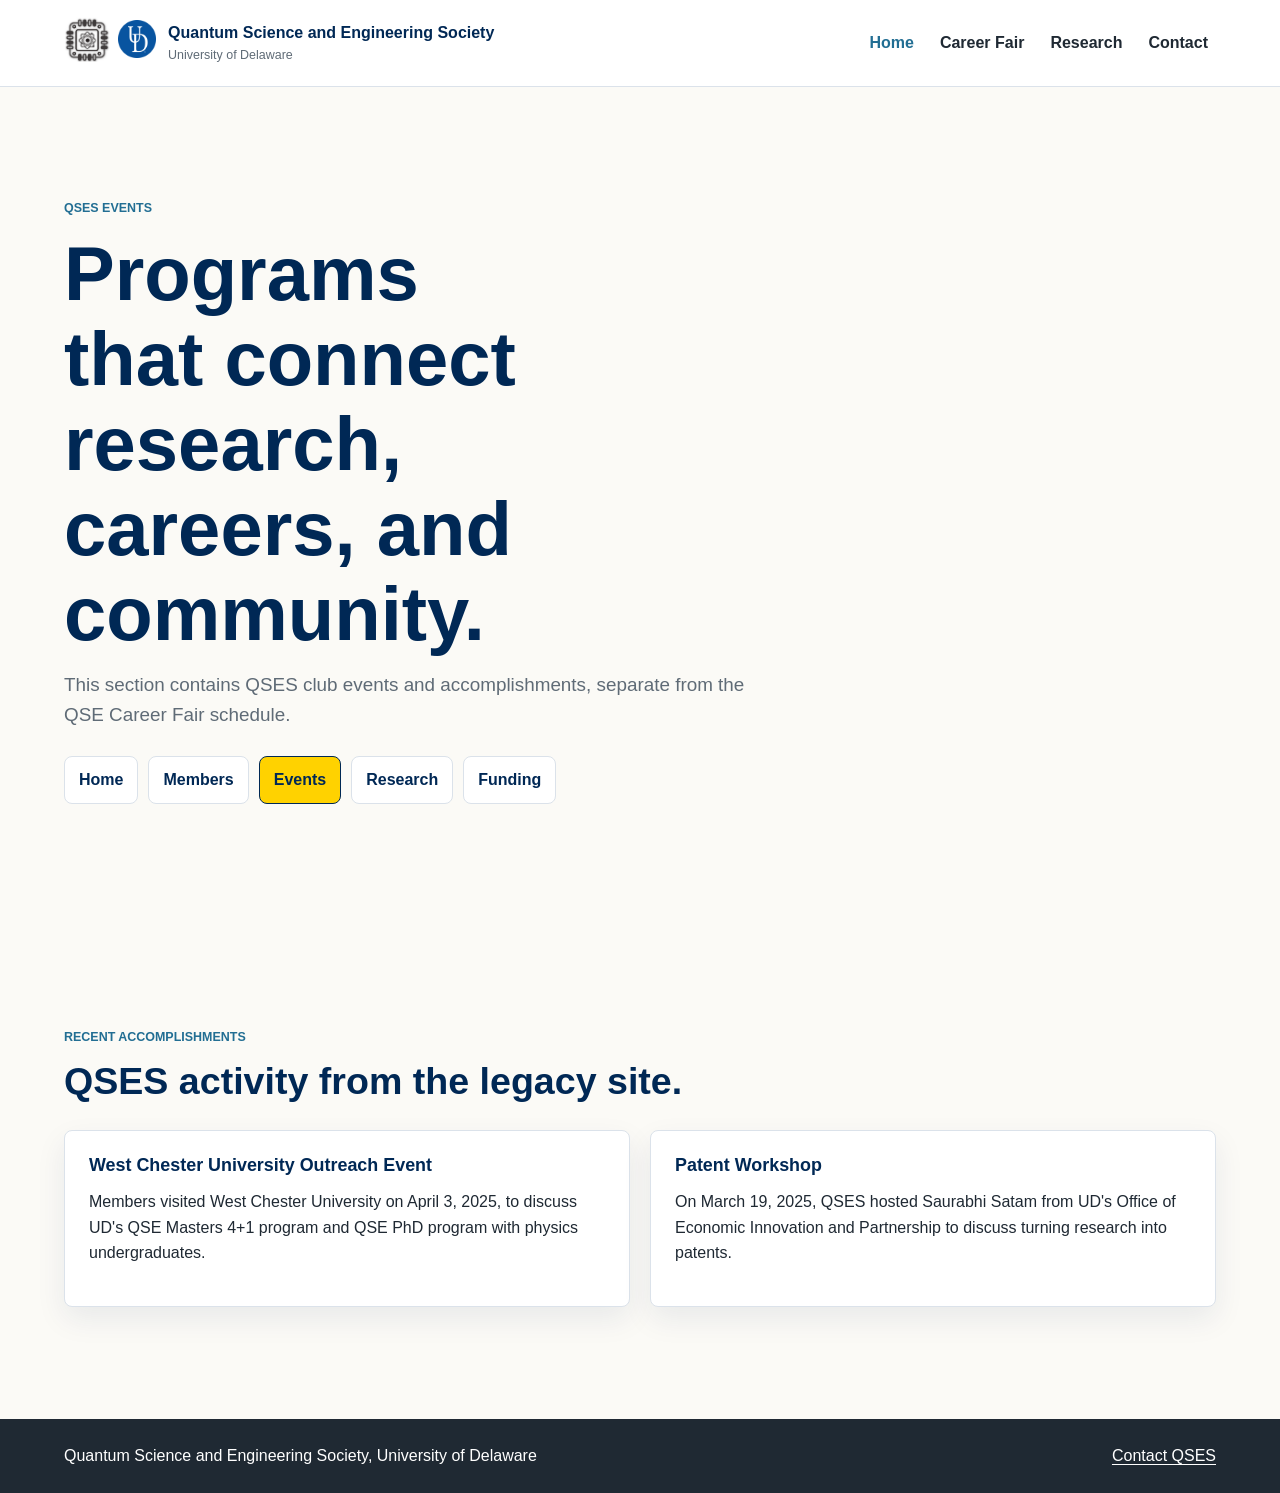
<file: SiteA/site/about/events/index.html>
<!doctype html>
<html lang="en">
  <head>
    <meta charset="utf-8">
    <meta name="viewport" content="width=device-width, initial-scale=1">
    <meta name="description" content="QSES club events and accomplishments.">
    <title>Events | QSES</title>
    <link rel="stylesheet" href="../../assets/css/styles.css">
  </head>
  <body>
    <header class="site-header">
      <div class="brand"><a class="brand-home" href="../../index.html" aria-label="QSES home"><span class="brand-logos"><img class="brand-logo" src="../../assets/images/logo_nowords.png" alt="" aria-hidden="true"><img class="brand-logo ud-logo" src="../../assets/images/ud-monogram-2018.png" alt="" aria-hidden="true"></span></a><span class="brand-text"><a class="brand-name" href="../../index.html"><strong><span>Quantum Science and Engineering Society</span></strong></a><small><a href="https://www.udel.edu/">University of Delaware</a></small></span></div>
      <button class="nav-toggle" type="button" aria-expanded="false" aria-controls="site-nav">Menu</button>
      <nav id="site-nav" class="site-nav" aria-label="Main navigation">
        <div class="nav-menu">
          <a href="../../index.html" aria-current="page">Home</a>
          <div class="dropdown">
            <a href="../../index.html">Home</a>
            <a href="../index.html">About</a>
            <a href="../members/index.html">Members</a>
            <a href="index.html" aria-current="page">Events</a>
            <a href="../funding/index.html">Funding</a>
          </div>
        </div>
        <div class="nav-menu">
          <a href="../../career-fair/index.html">Career Fair</a>
          <div class="dropdown">
            <a href="../../career-fair/index.html">Career Fair Overview</a>
            <a href="../../career-fair/index.html#packages">Sponsorship Options</a>
            <a href="../../career-fair/index.html#schedule">Schedule</a>
            <a href="../../career-fair/index.html#registration">Employer Registration</a>
            <a href="../../career-fair/index.html#students">Student Registration</a>
          </div>
        </div>
        <a href="../../research/index.html">Research</a>
        <a href="../../contact/index.html">Contact</a>
      </nav>
    </header>
    <main>
      <section class="page-title">
        <p class="eyebrow">QSES Events</p>
        <h1>Programs that connect research, careers, and community.</h1>
        <p class="lead">This section contains QSES club events and accomplishments, separate from the QSE Career Fair schedule.</p>
        <nav class="section-nav" aria-label="QSES section navigation">
          <a href="../index.html">Home</a>
          <a href="../members/index.html">Members</a>
          <a href="index.html" aria-current="page">Events</a>
          <a href="../../research/index.html">Research</a>
          <a href="../funding/index.html">Funding</a>
        </nav>
      </section>
      <section class="section">
        <div class="section-heading"><p class="eyebrow">Recent Accomplishments</p><h2>QSES activity from the legacy site.</h2></div>
        <div class="card-grid two">
          <article class="card"><h3>West Chester University Outreach Event</h3><p>Members visited West Chester University on April 3, 2025, to discuss UD's QSE Masters 4+1 program and QSE PhD program with physics undergraduates.</p></article>
          <article class="card"><h3>Patent Workshop</h3><p>On March 19, 2025, QSES hosted Saurabhi Satam from UD's Office of Economic Innovation and Partnership to discuss turning research into patents.</p></article>
        </div>
      </section>
    </main>
    <footer class="site-footer"><p>Quantum Science and Engineering Society, University of Delaware</p><p><a href="../../contact/index.html">Contact QSES</a></p></footer>
    <script src="../../assets/js/main.js"></script>
  </body>
</html>
</file>
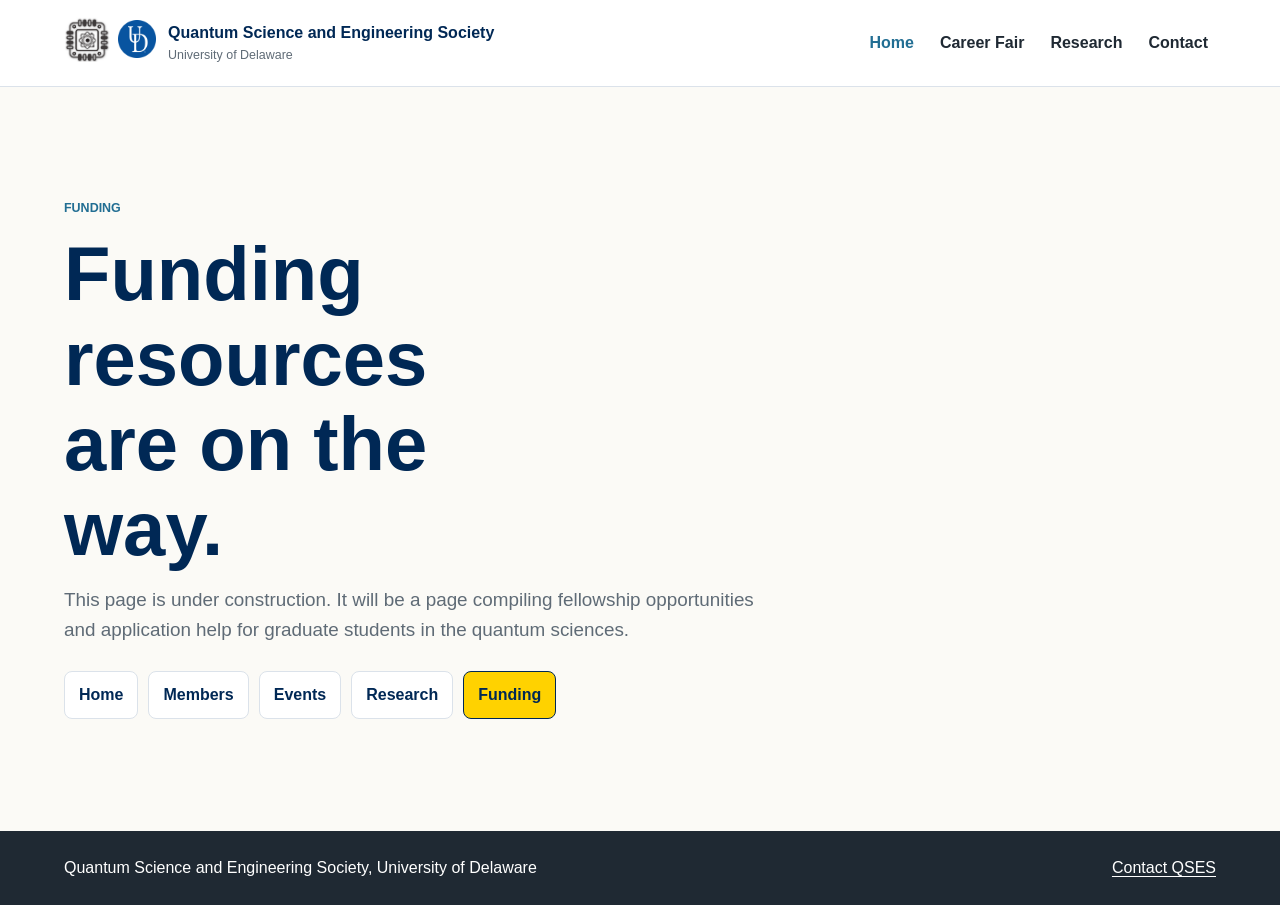
<file: SiteA/site/about/funding/index.html>
<!doctype html>
<html lang="en">
  <head>
    <meta charset="utf-8">
    <meta name="viewport" content="width=device-width, initial-scale=1">
    <meta name="description" content="Fellowship opportunities and application help for graduate students in the quantum sciences.">
    <title>Funding | QSES</title>
    <link rel="stylesheet" href="../../assets/css/styles.css">
  </head>
  <body>
    <header class="site-header">
      <div class="brand"><a class="brand-home" href="../../index.html" aria-label="QSES home"><span class="brand-logos"><img class="brand-logo" src="../../assets/images/logo_nowords.png" alt="" aria-hidden="true"><img class="brand-logo ud-logo" src="../../assets/images/ud-monogram-2018.png" alt="" aria-hidden="true"></span></a><span class="brand-text"><a class="brand-name" href="../../index.html"><strong><span>Quantum Science and Engineering Society</span></strong></a><small><a href="https://www.udel.edu/">University of Delaware</a></small></span></div>
      <button class="nav-toggle" type="button" aria-expanded="false" aria-controls="site-nav">Menu</button>
      <nav id="site-nav" class="site-nav" aria-label="Main navigation">
        <div class="nav-menu">
          <a href="../../index.html" aria-current="page">Home</a>
          <div class="dropdown">
            <a href="../../index.html">Home</a>
            <a href="../index.html">About</a>
            <a href="../members/index.html">Members</a>
            <a href="../events/index.html">Events</a>
            <a href="index.html" aria-current="page">Funding</a>
          </div>
        </div>
        <div class="nav-menu">
          <a href="../../career-fair/index.html">Career Fair</a>
          <div class="dropdown">
            <a href="../../career-fair/index.html">Career Fair Overview</a>
            <a href="../../career-fair/index.html#packages">Sponsorship Options</a>
            <a href="../../career-fair/index.html#schedule">Schedule</a>
            <a href="../../career-fair/index.html#registration">Employer Registration</a>
            <a href="../../career-fair/index.html#students">Student Registration</a>
          </div>
        </div>
        <a href="../../research/index.html">Research</a>
        <a href="../../contact/index.html">Contact</a>
      </nav>
    </header>
    <main>
      <section class="page-title">
        <p class="eyebrow">Funding</p>
        <h1>Funding resources are on the way.</h1>
        <p class="lead">This page is under construction. It will be a page compiling fellowship opportunities and application help for graduate students in the quantum sciences.</p>
        <nav class="section-nav" aria-label="QSES section navigation">
          <a href="../index.html">Home</a>
          <a href="../members/index.html">Members</a>
          <a href="../events/index.html">Events</a>
          <a href="../../research/index.html">Research</a>
          <a href="index.html" aria-current="page">Funding</a>
        </nav>
      </section>
    </main>
    <footer class="site-footer"><p>Quantum Science and Engineering Society, University of Delaware</p><p><a href="../../contact/index.html">Contact QSES</a></p></footer>
    <script src="../../assets/js/main.js"></script>
  </body>
</html>
</file>
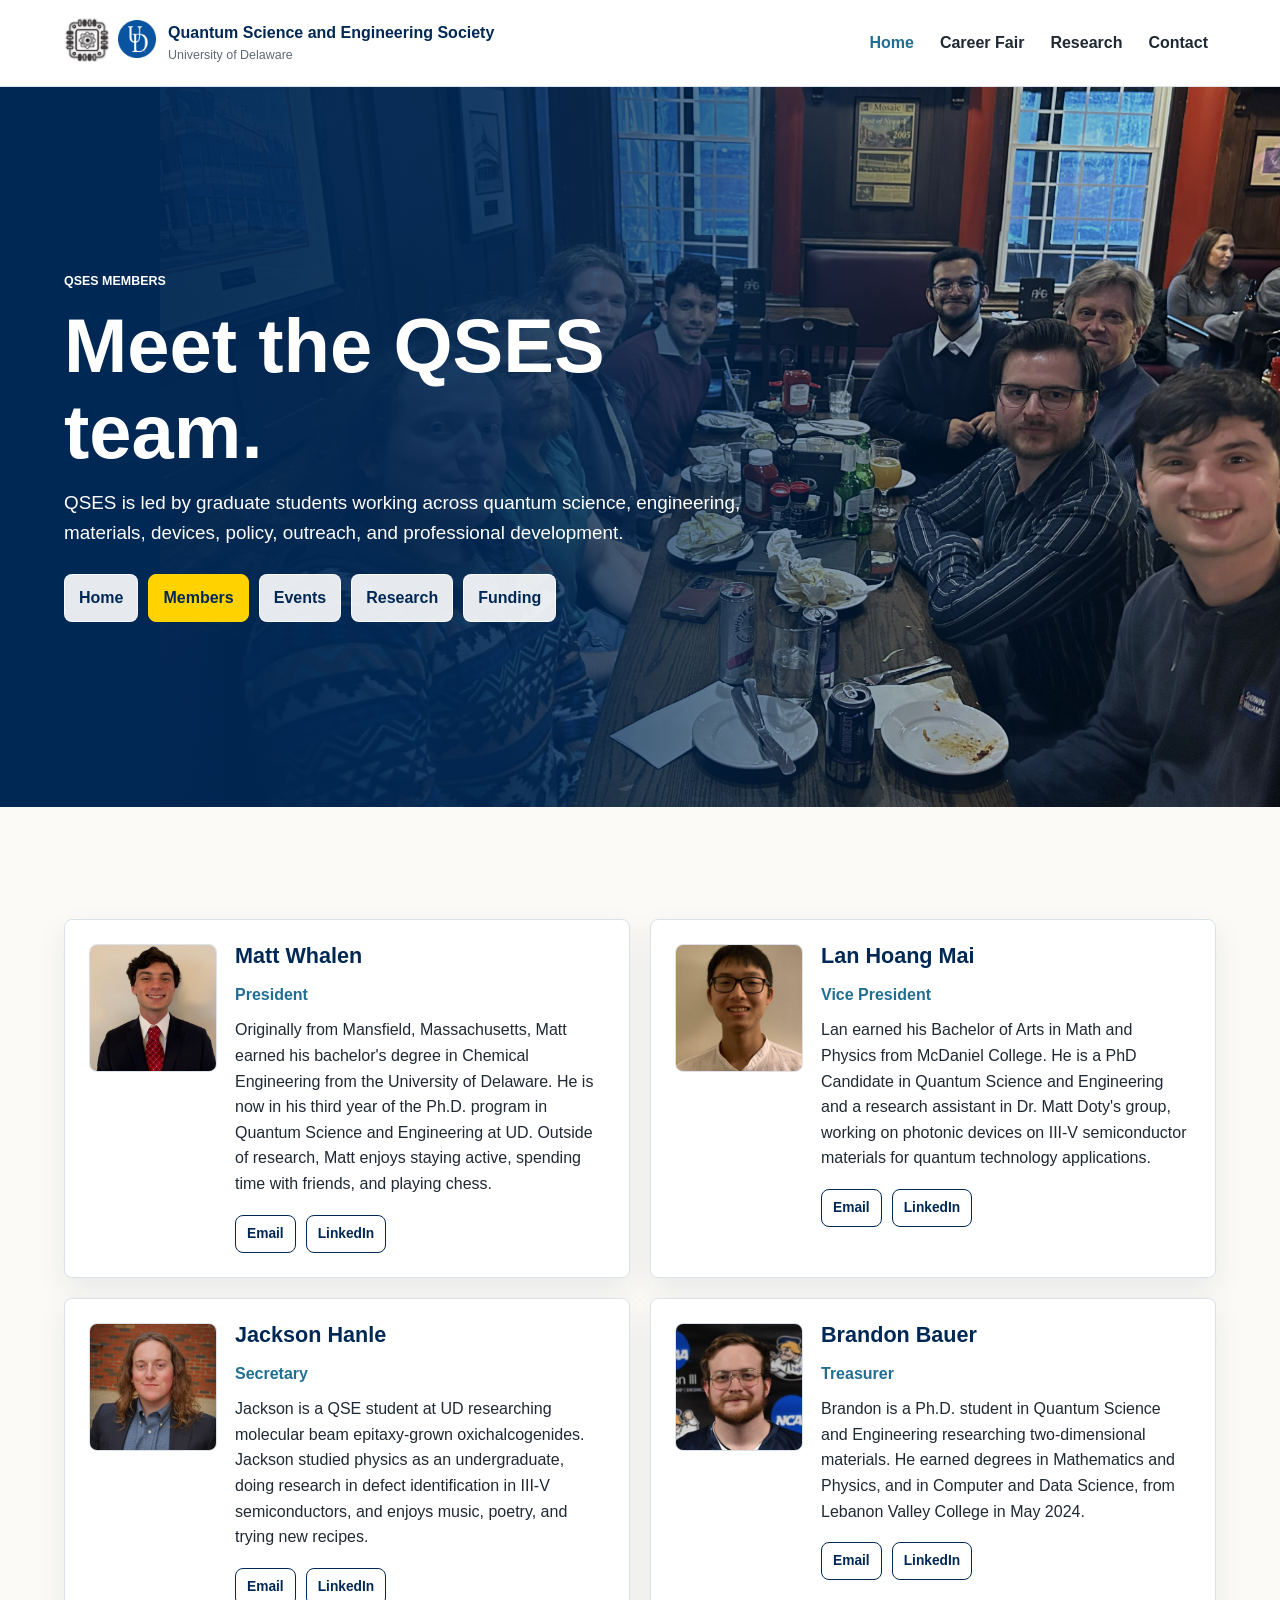
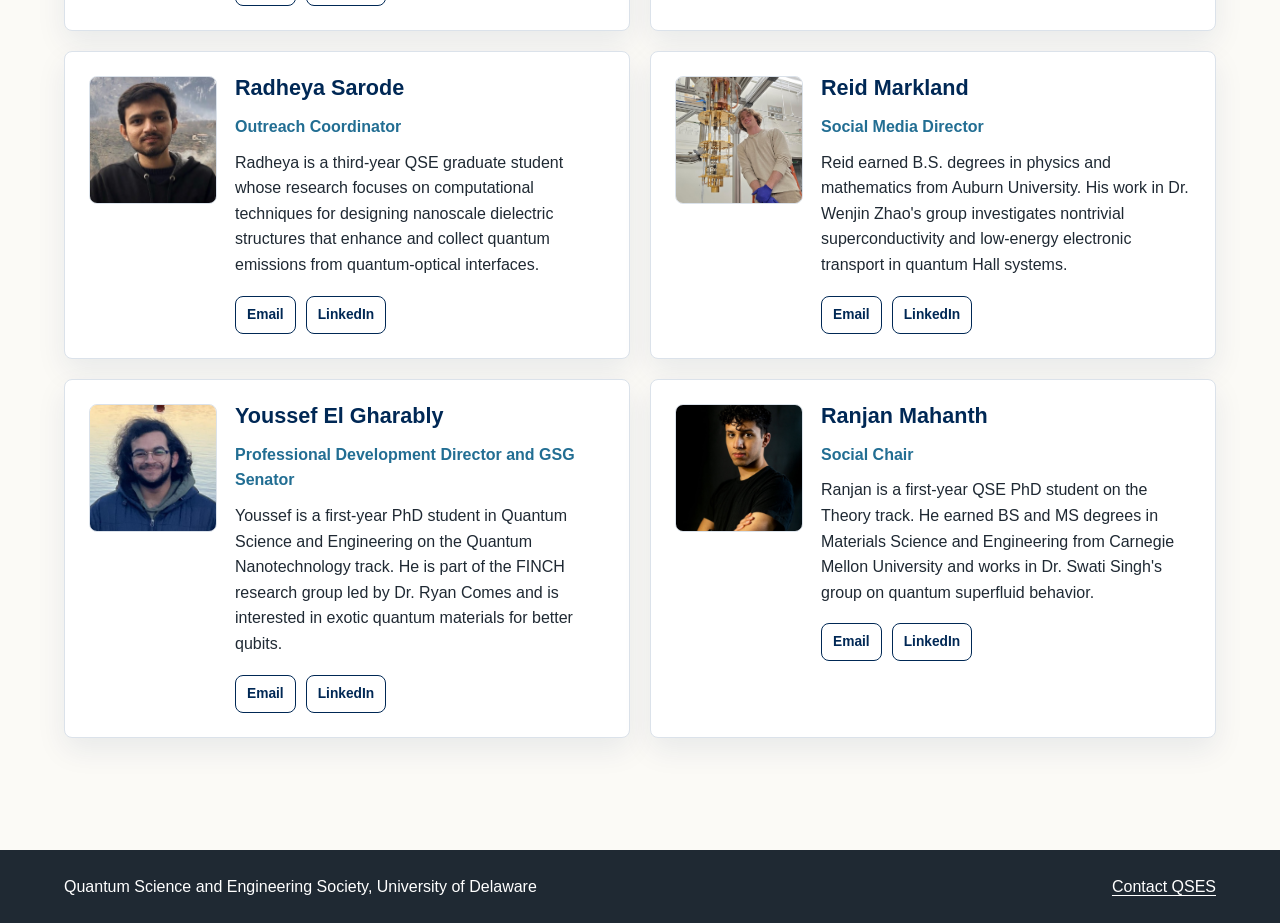
<file: SiteA/site/about/members/index.html>
<!doctype html>
<html lang="en">
  <head>
    <meta charset="utf-8">
    <meta name="viewport" content="width=device-width, initial-scale=1">
    <meta name="description" content="Members and officers of the University of Delaware Quantum Science and Engineering Society.">
    <title>Members | QSES</title>
    <link rel="stylesheet" href="../../assets/css/styles.css">
  </head>
  <body>
    <header class="site-header">
      <div class="brand"><a class="brand-home" href="../../index.html" aria-label="QSES home"><span class="brand-logos"><img class="brand-logo" src="../../assets/images/logo_nowords.png" alt="" aria-hidden="true"><img class="brand-logo ud-logo" src="../../assets/images/ud-monogram-2018.png" alt="" aria-hidden="true"></span></a><span class="brand-text"><a class="brand-name" href="../../index.html"><strong><span>Quantum Science and Engineering Society</span></strong></a><small><a href="https://www.udel.edu/">University of Delaware</a></small></span></div>
      <button class="nav-toggle" type="button" aria-expanded="false" aria-controls="site-nav">Menu</button>
      <nav id="site-nav" class="site-nav" aria-label="Main navigation">
        <div class="nav-menu">
          <a href="../../index.html" aria-current="page">Home</a>
          <div class="dropdown">
            <a href="../../index.html">Home</a>
            <a href="../index.html">About</a>
            <a href="index.html" aria-current="page">Members</a>
            <a href="../events/index.html">Events</a>
            <a href="../funding/index.html">Funding</a>
          </div>
        </div>
        <div class="nav-menu">
          <a href="../../career-fair/index.html">Career Fair</a>
          <div class="dropdown">
            <a href="../../career-fair/index.html">Career Fair Overview</a>
            <a href="../../career-fair/index.html#packages">Sponsorship Options</a>
            <a href="../../career-fair/index.html#schedule">Schedule</a>
            <a href="../../career-fair/index.html#registration">Employer Registration</a>
            <a href="../../career-fair/index.html#students">Student Registration</a>
          </div>
        </div>
        <a href="../../research/index.html">Research</a>
        <a href="../../contact/index.html">Contact</a>
      </nav>
    </header>
    <main>
      <section class="page-title members-title">
        <div class="members-title-content">
          <p class="eyebrow">QSES Members</p>
          <h1>Meet the QSES team.</h1>
          <p class="lead">QSES is led by graduate students working across quantum science, engineering, materials, devices, policy, outreach, and professional development.</p>
          <nav class="section-nav" aria-label="QSES section navigation">
            <a href="../index.html">Home</a>
            <a href="index.html" aria-current="page">Members</a>
            <a href="../events/index.html">Events</a>
            <a href="../../research/index.html">Research</a>
            <a href="../funding/index.html">Funding</a>
          </nav>
        </div>
      </section>
      <section class="section">
        <div class="card-grid two">
          <article class="card member-card">
            <img class="member-photo" src="../../assets/images/MattWhalen.png" alt="Matt Whalen">
            <div>
              <h2>Matt Whalen</h2>
              <p class="member-role">President</p>
              <p>Originally from Mansfield, Massachusetts, Matt earned his bachelor's degree in Chemical Engineering from the University of Delaware. He is now in his third year of the Ph.D. program in Quantum Science and Engineering at UD. Outside of research, Matt enjoys staying active, spending time with friends, and playing chess.</p>
              <p class="member-links"><a href="mailto:mwhalen@udel.edu">Email</a><a href="https://www.linkedin.com/in/matthew-whalen10/">LinkedIn</a></p>
            </div>
          </article>
          <article class="card member-card">
            <img class="member-photo" src="../../assets/images/LanHoangMai.jpg" alt="Lan Hoang Mai">
            <div>
              <h2>Lan Hoang Mai</h2>
              <p class="member-role">Vice President</p>
              <p>Lan earned his Bachelor of Arts in Math and Physics from McDaniel College. He is a PhD Candidate in Quantum Science and Engineering and a research assistant in Dr. Matt Doty's group, working on photonic devices on III-V semiconductor materials for quantum technology applications.</p>
              <p class="member-links"><a href="mailto:lanmai@udel.edu">Email</a><a href="https://www.linkedin.com/in/lan-h-mai/">LinkedIn</a></p>
            </div>
          </article>
          <article class="card member-card">
            <img class="member-photo" src="../../assets/images/JacksonHanle.jpg" alt="Jackson Hanle">
            <div>
              <h2>Jackson Hanle</h2>
              <p class="member-role">Secretary</p>
              <p>Jackson is a QSE student at UD researching molecular beam epitaxy-grown oxichalcogenides. Jackson studied physics as an undergraduate, doing research in defect identification in III-V semiconductors, and enjoys music, poetry, and trying new recipes.</p>
              <p class="member-links"><a href="mailto:jhanle@udel.edu">Email</a><a href="https://www.linkedin.com/in/jackson-hanle-7441b5217/">LinkedIn</a></p>
            </div>
          </article>
          <article class="card member-card">
            <img class="member-photo" src="../../assets/images/BrandonBauer.jpg" alt="Brandon Bauer">
            <div>
              <h2>Brandon Bauer</h2>
              <p class="member-role">Treasurer</p>
              <p>Brandon is a Ph.D. student in Quantum Science and Engineering researching two-dimensional materials. He earned degrees in Mathematics and Physics, and in Computer and Data Science, from Lebanon Valley College in May 2024.</p>
              <p class="member-links"><a href="mailto:bbauer@udel.edu">Email</a><a href="https://www.linkedin.com/in/brandon-bauer-9b837a225/">LinkedIn</a></p>
            </div>
          </article>
          <article class="card member-card">
            <img class="member-photo" src="../../assets/images/RadheyaSarode.jpg" alt="Radheya Sarode">
            <div>
              <h2>Radheya Sarode</h2>
              <p class="member-role">Outreach Coordinator</p>
              <p>Radheya is a third-year QSE graduate student whose research focuses on computational techniques for designing nanoscale dielectric structures that enhance and collect quantum emissions from quantum-optical interfaces.</p>
              <p class="member-links"><a href="mailto:rsarode@udel.edu">Email</a><a href="https://www.linkedin.com/in/radheyasarode/">LinkedIn</a></p>
            </div>
          </article>
          <article class="card member-card">
            <img class="member-photo" src="../../assets/images/ReidMarkland.jpg" alt="Reid Markland">
            <div>
              <h2>Reid Markland</h2>
              <p class="member-role">Social Media Director</p>
              <p>Reid earned B.S. degrees in physics and mathematics from Auburn University. His work in Dr. Wenjin Zhao's group investigates nontrivial superconductivity and low-energy electronic transport in quantum Hall systems.</p>
              <p class="member-links"><a href="mailto:reidm@udel.edu">Email</a><a href="https://www.linkedin.com/in/reid-markland-482915179/">LinkedIn</a></p>
            </div>
          </article>
          <article class="card member-card">
            <img class="member-photo" src="../../assets/images/YoussefElGharably.jpg" alt="Youssef El Gharably">
            <div>
              <h2>Youssef El Gharably</h2>
              <p class="member-role">Professional Development Director and GSG Senator</p>
              <p>Youssef is a first-year PhD student in Quantum Science and Engineering on the Quantum Nanotechnology track. He is part of the FINCH research group led by Dr. Ryan Comes and is interested in exotic quantum materials for better qubits.</p>
              <p class="member-links"><a href="mailto:yelghara@udel.edu">Email</a><a href="https://www.linkedin.com/in/yelgharably/">LinkedIn</a></p>
            </div>
          </article>
          <article class="card member-card">
            <img class="member-photo" src="../../assets/images/RanjanMahanth.jpg" alt="Ranjan Mahanth">
            <div>
              <h2>Ranjan Mahanth</h2>
              <p class="member-role">Social Chair</p>
              <p>Ranjan is a first-year QSE PhD student on the Theory track. He earned BS and MS degrees in Materials Science and Engineering from Carnegie Mellon University and works in Dr. Swati Singh's group on quantum superfluid behavior.</p>
              <p class="member-links"><a href="mailto:rmahanth@udel.edu">Email</a><a href="https://www.linkedin.com/in/ranjanmahanth/">LinkedIn</a></p>
            </div>
          </article>
        </div>
      </section>
    </main>
    <footer class="site-footer"><p>Quantum Science and Engineering Society, University of Delaware</p><p><a href="../../contact/index.html">Contact QSES</a></p></footer>
    <script src="../../assets/js/main.js"></script>
  </body>
</html>
</file>
<file: SiteA/site/assets/css/styles.css>
:root {
  --color-bg: #fbfaf6;
  --color-surface: #ffffff;
  --color-navy: #002855;
  --color-charcoal: #1f2933;
  --color-muted: #5f6b76;
  --color-yellow: #ffd200;
  --color-teal: #226e93;
  --color-border: #dbe2ea;
  --shadow-soft: 0 12px 30px rgba(0, 40, 85, 0.08);
  --radius: 8px;
  --space-page: clamp(20px, 5vw, 64px);
  font-family: Arial, Helvetica, sans-serif;
}

* {
  box-sizing: border-box;
}

body {
  margin: 0;
  background: var(--color-bg);
  color: var(--color-charcoal);
  line-height: 1.6;
}

a {
  color: var(--color-teal);
  text-underline-offset: 0.2em;
}

h1,
h2,
h3 {
  color: var(--color-navy);
  line-height: 1.12;
  margin: 0 0 14px;
  letter-spacing: 0;
}

h1 {
  font-size: clamp(2.25rem, 6vw, 4.75rem);
  max-width: 11ch;
}

h2 {
  font-size: clamp(1.55rem, 3vw, 2.35rem);
}

h3 {
  font-size: 1.12rem;
}

p {
  margin: 0 0 16px;
}

.site-header {
  align-items: center;
  background: rgba(255, 255, 255, 0.94);
  border-bottom: 1px solid var(--color-border);
  display: flex;
  gap: 24px;
  justify-content: space-between;
  padding: 16px var(--space-page);
  position: sticky;
  top: 0;
  z-index: 10;
}

.brand {
  align-items: center;
  color: var(--color-navy);
  display: inline-flex;
  gap: 12px;
  text-decoration: none;
}

.brand-logos {
  align-items: center;
  display: inline-flex;
  gap: 8px;
}

.brand-logo {
  display: block;
  height: 46px;
  object-fit: contain;
  width: auto;
}

.brand-logo.ud-logo {
  height: 38px;
}

.brand-text {
  min-width: 0;
}

.brand strong {
  display: block;
  max-width: 360px;
}

.brand strong span {
  display: block;
  white-space: nowrap;
}

.brand small {
  color: var(--color-muted);
  display: block;
  font-size: 0.78rem;
}

.brand small a {
  color: inherit;
  text-decoration: none;
}

.brand-home,
.brand-name {
  color: inherit;
  text-decoration: none;
}

.brand small a:hover,
.brand small a:focus {
  text-decoration: underline;
}

.site-nav {
  align-items: center;
  display: flex;
  gap: 10px;
}

.site-nav a,
.nav-menu > a {
  background: transparent;
  border: 0;
  color: var(--color-charcoal);
  font: inherit;
  font-weight: 700;
  padding: 10px 8px;
  text-decoration: none;
}

.site-nav a[aria-current="page"],
.nav-menu > a[aria-current="page"] {
  color: var(--color-teal);
}

.nav-menu {
  position: relative;
}

.dropdown {
  background: var(--color-surface);
  border: 1px solid var(--color-border);
  border-radius: var(--radius);
  box-shadow: var(--shadow-soft);
  display: none;
  min-width: 220px;
  padding: 8px;
  position: absolute;
  right: 0;
  top: 100%;
  z-index: 20;
}

.nav-menu::after {
  content: "";
  display: none;
  height: 12px;
  left: 0;
  position: absolute;
  right: 0;
  top: 100%;
}

.dropdown a {
  border-radius: 6px;
  display: block;
  padding: 10px 12px;
}

.dropdown a:hover,
.dropdown a:focus {
  background: rgba(255, 210, 0, 0.18);
}

.nav-menu:hover .dropdown,
.nav-menu:focus-within .dropdown,
.nav-menu:hover::after,
.nav-menu:focus-within::after {
  display: block;
}

.nav-toggle {
  background: var(--color-navy);
  border: 0;
  border-radius: var(--radius);
  color: #fff;
  display: none;
  font-weight: 700;
  padding: 10px 14px;
}

.hero,
.page-title,
.section {
  padding: clamp(56px, 9vw, 112px) var(--space-page);
}

.hero {
  align-items: stretch;
  display: grid;
  gap: clamp(24px, 5vw, 56px);
  grid-template-columns: minmax(0, 1fr) minmax(240px, 460px);
}

.hero h1 {
  max-width: 760px;
}

.hero-copy {
  align-self: center;
  max-width: 820px;
}

.employer-hero {
  background: var(--color-surface);
}

.lead {
  color: var(--color-muted);
  font-size: 1.18rem;
  max-width: 720px;
}

.eyebrow {
  color: var(--color-teal);
  font-size: 0.78rem;
  font-weight: 800;
  letter-spacing: 0;
  margin-bottom: 12px;
  text-transform: uppercase;
}

.cta-row {
  display: flex;
  flex-wrap: wrap;
  gap: 12px;
  margin-top: 28px;
}

.cta-row.align-end {
  align-items: center;
  justify-content: flex-end;
  margin-top: 0;
}

.cta-row.center {
  justify-content: center;
}

.button {
  align-items: center;
  border: 2px solid var(--color-navy);
  border-radius: var(--radius);
  display: inline-flex;
  font-weight: 800;
  justify-content: center;
  min-height: 46px;
  padding: 11px 18px;
  text-decoration: none;
}

.button.primary {
  background: var(--color-navy);
  color: #fff;
}

.button.secondary {
  background: var(--color-yellow);
  color: var(--color-navy);
}

.button.tertiary {
  background: var(--color-surface);
  color: var(--color-navy);
}

.hero-panel,
.card {
  background: var(--color-surface);
  border: 1px solid var(--color-border);
  border-radius: var(--radius);
  box-shadow: var(--shadow-soft);
}

.hero-art {
  align-items: center;
  background: var(--color-surface);
  border-left: 6px solid var(--color-yellow);
  display: flex;
  justify-content: center;
  min-height: 420px;
  padding: 32px;
}

.hero-art img {
  display: block;
  max-height: 420px;
  max-width: 100%;
  object-fit: contain;
}

.hero-photo,
.feature-photo,
.research-photo,
.slide {
  margin: 0;
}

.hero-photo {
  align-self: stretch;
  min-height: 420px;
  overflow: hidden;
  position: relative;
}

.hero-photo img {
  height: 100%;
  object-fit: cover;
  width: 100%;
}

.hero-photo figcaption,
.research-photo figcaption,
.slide figcaption {
  background: rgba(0, 40, 85, 0.9);
  bottom: 0;
  color: #fff;
  font-size: 0.86rem;
  font-weight: 700;
  left: 0;
  padding: 10px 14px;
  position: absolute;
  right: 0;
}

.image-feature {
  align-items: center;
  background: var(--color-surface);
  display: grid;
  gap: clamp(28px, 5vw, 64px);
  grid-template-columns: minmax(280px, 0.9fr) minmax(0, 1fr);
}

.feature-photo {
  aspect-ratio: 4 / 3;
  max-height: 620px;
  overflow: hidden;
}

.feature-photo img {
  height: 100%;
  object-fit: cover;
  object-position: center 42%;
  width: 100%;
}

.feature-copy {
  max-width: 650px;
}

.research-gallery-section {
  background: var(--color-surface);
}

.research-gallery {
  display: grid;
  gap: 16px;
  grid-template-columns: minmax(240px, 0.8fr) repeat(2, minmax(0, 1fr));
  grid-template-rows: repeat(2, minmax(210px, 28vw));
}

.research-photo {
  min-height: 0;
  overflow: hidden;
  position: relative;
}

.research-photo-tall {
  grid-row: 1 / 3;
}

.research-photo:nth-child(2) {
  grid-column: 2 / 4;
}

.research-photo img {
  height: 100%;
  object-fit: cover;
  width: 100%;
}

.research-photo-tall img {
  object-position: center 38%;
}

.club-gallery-section {
  background: var(--color-surface);
}

.monthly-section {
  background: var(--color-surface);
}

.monthly-viewer {
  background: var(--color-charcoal);
  min-height: 720px;
}

.monthly-viewer object {
  border: 0;
  display: block;
  height: 78vh;
  min-height: 720px;
  width: 100%;
}

.monthly-viewer object p {
  background: var(--color-surface);
  margin: 0;
  padding: 24px;
}

.monthly-latest-link {
  margin: 18px 0 0;
}

.monthly-archive {
  border-top: 1px solid var(--color-border);
  margin-top: 40px;
  padding-top: 28px;
}

.monthly-archive ul {
  display: grid;
  gap: 10px;
  grid-template-columns: repeat(4, minmax(0, 1fr));
  list-style: none;
  margin: 0;
  padding: 0;
}

.monthly-archive a {
  background: var(--color-bg);
  border: 1px solid var(--color-border);
  border-radius: var(--radius);
  color: var(--color-navy);
  display: block;
  font-weight: 800;
  padding: 14px 16px;
  text-decoration: none;
}

.monthly-archive a:hover,
.monthly-archive a:focus-visible {
  border-color: var(--color-navy);
}

.slideshow {
  margin: 0 auto;
  max-width: 1100px;
}

.slideshow-stage {
  aspect-ratio: 16 / 9;
  background: var(--color-charcoal);
  overflow: hidden;
  position: relative;
}

.slide {
  height: 100%;
  position: relative;
  width: 100%;
}

.slide[hidden] {
  display: none;
}

.slide img {
  height: 100%;
  object-fit: cover;
  width: 100%;
}

.slide img.slide-contain {
  object-fit: contain;
}

.slide img.slide-table-photo {
  object-fit: contain;
}

.slideshow-controls {
  align-items: center;
  display: flex;
  gap: 16px;
  justify-content: center;
  padding-top: 16px;
}

.slideshow-button {
  align-items: center;
  background: var(--color-navy);
  border: 0;
  border-radius: var(--radius);
  color: #fff;
  cursor: pointer;
  display: inline-flex;
  font-size: 1.25rem;
  height: 44px;
  justify-content: center;
  width: 44px;
}

.slideshow-button:hover,
.slideshow-button:focus-visible {
  background: var(--color-teal);
}

.slideshow-status {
  color: var(--color-muted);
  font-weight: 800;
  margin: 0;
  min-width: 56px;
  text-align: center;
}

.hero-panel {
  padding: 28px;
}

.employer-hero .hero-panel {
  text-align: center;
}

.employer-hero .panel-logo {
  margin-left: auto;
  margin-right: auto;
}

.employer-hero .check-list {
  display: inline-block;
  text-align: left;
}

.panel-logo {
  display: block;
  margin-bottom: 22px;
  max-width: 210px;
  width: 100%;
}

.panel-label {
  color: var(--color-navy);
  font-weight: 800;
  margin-bottom: 18px;
}

.section-heading {
  margin-bottom: 28px;
  max-width: 760px;
}

.section-nav {
  display: flex;
  flex-wrap: wrap;
  gap: 10px;
  margin-top: 26px;
}

.section-nav a {
  background: var(--color-surface);
  border: 1px solid var(--color-border);
  border-radius: var(--radius);
  color: var(--color-navy);
  font-weight: 800;
  padding: 10px 14px;
  text-decoration: none;
}

.section-nav a[aria-current="page"] {
  background: var(--color-yellow);
  border-color: var(--color-navy);
}

.about-title {
  align-items: center;
  display: grid;
  gap: clamp(28px, 6vw, 72px);
  grid-template-columns: minmax(0, 1fr) minmax(240px, 420px);
}

.about-title h1 {
  max-width: 760px;
}

.about-logo {
  align-items: center;
  border-left: 6px solid var(--color-yellow);
  display: flex;
  justify-content: center;
  min-height: 360px;
  padding: 28px;
}

.about-logo img {
  display: block;
  max-height: 380px;
  max-width: 100%;
  object-fit: contain;
}

.card-grid {
  display: grid;
  gap: 20px;
}

.card-grid.two {
  grid-template-columns: repeat(2, minmax(0, 1fr));
}

.card-grid.three {
  grid-template-columns: repeat(3, minmax(0, 1fr));
}

.career-summary {
  padding-bottom: clamp(28px, 4vw, 48px);
  padding-top: clamp(36px, 5vw, 64px);
}

.career-summary + .career-summary {
  padding-top: 12px;
}

.card-grid.four {
  grid-template-columns: repeat(4, minmax(0, 1fr));
}

.card {
  padding: 24px;
}

.member-card {
  display: grid;
  gap: 18px;
  grid-template-columns: 128px minmax(0, 1fr);
}

.member-photo {
  aspect-ratio: 1;
  background: var(--color-bg);
  border: 1px solid var(--color-border);
  border-radius: var(--radius);
  height: 128px;
  object-fit: cover;
  width: 128px;
}

.member-role {
  color: var(--color-teal);
  font-weight: 800;
  margin-bottom: 10px;
}

.member-links {
  display: flex;
  flex-wrap: wrap;
  gap: 10px;
  margin: 18px 0 0;
}

.member-links a {
  border: 1px solid var(--color-navy);
  border-radius: var(--radius);
  color: var(--color-navy);
  font-size: 0.86rem;
  font-weight: 800;
  padding: 7px 11px;
  text-decoration: none;
}

.member-links a:hover,
.member-links a:focus-visible {
  background: var(--color-yellow);
}

.contact-card {
  display: flex;
  flex-direction: column;
}

.contact-photo {
  aspect-ratio: 1;
  border-radius: var(--radius);
  height: 112px;
  margin-bottom: 18px;
  object-fit: cover;
  width: 112px;
}

.contact-card .member-links {
  margin-top: auto;
  padding-top: 12px;
}

.contact-resources {
  background: var(--color-surface);
  padding-top: clamp(36px, 5vw, 64px);
}

.members-title {
  align-items: center;
  background: var(--color-navy);
  display: flex;
  min-height: clamp(520px, 66vw, 720px);
  overflow: hidden;
  position: relative;
}

.members-title::before,
.members-title::after {
  content: "";
  inset: 0;
  position: absolute;
}

.members-title::before {
  background: url("../images/qses_dinner.jpg") center / cover no-repeat;
  transform: translateX(12.5vw);
}

.members-title::after {
  background: linear-gradient(90deg, rgba(0, 40, 85, 0.98) 0%, rgba(0, 40, 85, 0.9) 38%, rgba(0, 40, 85, 0.38) 72%, rgba(0, 40, 85, 0.12) 100%);
}

.members-title h1 {
  color: #fff;
  max-width: 760px;
}

.members-title-content {
  max-width: 760px;
  position: relative;
  z-index: 1;
}

.members-title .eyebrow,
.members-title .lead,
.members-title .lead a {
  color: #fff;
}

.members-title .section-nav a {
  background: rgba(255, 255, 255, 0.9);
  border-color: rgba(255, 255, 255, 0.72);
}

.members-title .section-nav a[aria-current="page"] {
  background: var(--color-yellow);
  border-color: var(--color-yellow);
}

.note {
  background: rgba(255, 210, 0, 0.18);
  border: 1px solid rgba(0, 40, 85, 0.15);
  border-radius: var(--radius);
  padding: 18px 20px;
}

.card h2 {
  font-size: 1.35rem;
}

.split-band {
  align-items: center;
  background: var(--color-navy);
  color: #fff;
  display: grid;
  gap: 24px;
  grid-template-columns: minmax(0, 1fr) auto;
}

.split-band h2,
.split-band .eyebrow {
  color: #fff;
}

.split-band p {
  max-width: 680px;
}

.event-meta,
.stat-list {
  display: grid;
  gap: 14px;
  margin: 28px 0 0;
}

.event-meta {
  grid-template-columns: repeat(3, minmax(0, 1fr));
}

.event-meta div,
.stat-list div {
  background: rgba(255, 210, 0, 0.16);
  border: 1px solid rgba(0, 40, 85, 0.12);
  border-radius: var(--radius);
  padding: 16px;
}

.event-meta dt,
.stat-list dt {
  color: var(--color-navy);
  font-size: 2rem;
  font-weight: 900;
}

.event-meta dt {
  font-size: 0.82rem;
  text-transform: uppercase;
}

.event-meta dd,
.stat-list dd {
  color: var(--color-muted);
  margin: 0;
}

.stat-list {
  grid-template-columns: repeat(4, minmax(0, 1fr));
}

.stat-list-clean {
  grid-template-columns: repeat(2, minmax(0, 280px));
}

.stat-list.compact {
  grid-template-columns: 1fr;
}

.check-list,
.package ul {
  margin: 0;
  padding-left: 20px;
}

.check-list li,
.package li {
  margin-bottom: 10px;
}

.package-price {
  color: var(--color-teal);
  font-size: 2rem;
  font-weight: 900;
  margin-bottom: 8px;
}

.package.featured {
  border-color: var(--color-yellow);
  outline: 3px solid rgba(255, 210, 0, 0.25);
}

.package-note {
  margin-top: 20px;
}

.sponsorship-heading {
  margin-top: 64px;
}

.signup-card .button[aria-disabled="true"] {
  cursor: not-allowed;
  opacity: 0.72;
}

.student-registration,
.student-registration .section-heading,
.signup-card {
  text-align: center;
}

.student-registration .section-heading {
  margin-left: auto;
  margin-right: auto;
}

.timeline {
  display: grid;
  gap: 12px;
  list-style: none;
  margin: 0;
  padding: 0;
}

.timeline li {
  align-items: center;
  background: var(--color-surface);
  border: 1px solid var(--color-border);
  border-radius: var(--radius);
  display: grid;
  gap: 12px;
  grid-template-columns: 140px minmax(0, 1fr) 180px;
  padding: 16px 18px;
}

.timeline time {
  color: var(--color-navy);
  font-weight: 900;
}

.timeline strong {
  color: var(--color-muted);
  font-size: 0.92rem;
}

.steps {
  counter-reset: steps;
  display: grid;
  gap: 18px;
  grid-template-columns: repeat(3, minmax(0, 1fr));
}

.steps article {
  background: var(--color-surface);
  border: 1px solid var(--color-border);
  border-radius: var(--radius);
  padding: 24px;
}

.steps span {
  align-items: center;
  background: var(--color-yellow);
  border-radius: 50%;
  color: var(--color-navy);
  display: inline-flex;
  font-weight: 900;
  height: 34px;
  justify-content: center;
  margin-bottom: 16px;
  width: 34px;
}

.faq-list {
  display: grid;
  gap: 12px;
}

details {
  background: var(--color-surface);
  border: 1px solid var(--color-border);
  border-radius: var(--radius);
  padding: 18px 20px;
}

summary {
  color: var(--color-navy);
  cursor: pointer;
  font-weight: 800;
}

details p {
  margin-top: 12px;
}

.final-cta {
  background: var(--color-surface);
  text-align: center;
}

.final-cta h2 {
  margin-left: auto;
  margin-right: auto;
  max-width: 720px;
}

.site-footer {
  align-items: center;
  background: var(--color-charcoal);
  color: #fff;
  display: flex;
  gap: 20px;
  justify-content: space-between;
  padding: 24px var(--space-page);
}

.site-footer p {
  margin: 0;
}

.site-footer a {
  color: #fff;
}

@media (max-width: 900px) {
  .hero,
  .split-band,
  .image-feature,
  .about-title {
    grid-template-columns: 1fr;
  }

  .members-title {
    min-height: 600px;
  }

  .members-title::before {
    transform: translateX(8vw);
  }

  .members-title::after {
    background: linear-gradient(90deg, rgba(0, 40, 85, 0.97) 0%, rgba(0, 40, 85, 0.84) 62%, rgba(0, 40, 85, 0.42) 100%);
  }

  .monthly-archive ul {
    grid-template-columns: repeat(2, minmax(0, 1fr));
  }

  .about-logo {
    border-left: 0;
    border-top: 6px solid var(--color-yellow);
    min-height: 280px;
  }

  .research-gallery {
    grid-template-columns: repeat(2, minmax(0, 1fr));
    grid-template-rows: repeat(3, minmax(220px, 42vw));
  }

  .research-photo-tall {
    grid-row: 1 / 3;
  }

  .research-photo:nth-child(2) {
    grid-column: 2;
  }

  .card-grid.two,
  .card-grid.three,
  .card-grid.four,
  .event-meta,
  .stat-list,
  .steps {
    grid-template-columns: 1fr;
  }

  .cta-row.align-end {
    justify-content: flex-start;
  }
}

@media (max-width: 720px) {
  .nav-toggle {
    display: inline-flex;
  }

  .site-header {
    align-items: flex-start;
    flex-wrap: wrap;
  }

  .brand-logo {
    height: 36px;
  }

  .brand-logo.ud-logo {
    height: 30px;
  }

  .brand {
    gap: 8px;
  }

  .brand-logos {
    gap: 5px;
  }

  .brand strong {
    font-size: 0.84rem;
  }

  .site-nav {
    display: none;
    flex-basis: 100%;
    flex-direction: column;
    align-items: stretch;
  }

  .site-nav.is-open {
    display: flex;
  }

  .site-nav a,
  .nav-menu > a {
    border-top: 1px solid var(--color-border);
    padding: 10px 0;
    text-align: left;
    width: 100%;
  }

  .dropdown {
    border: 0;
    box-shadow: none;
    display: block;
    min-width: 0;
    padding: 0 0 0 14px;
    position: static;
  }

  .dropdown a {
    border-top: 1px solid var(--color-border);
  }

  .timeline li {
    align-items: start;
    grid-template-columns: 1fr;
  }

  .hero-photo {
    min-height: 280px;
  }

  .members-title {
    min-height: 680px;
  }

  .members-title::before {
    transform: translateX(5vw);
  }

  .members-title::after {
    background: linear-gradient(180deg, rgba(0, 40, 85, 0.94) 0%, rgba(0, 40, 85, 0.82) 70%, rgba(0, 40, 85, 0.6) 100%);
  }

  .monthly-viewer,
  .monthly-viewer object {
    min-height: 520px;
  }

  .monthly-viewer object {
    height: 70vh;
  }

  .monthly-archive ul {
    grid-template-columns: 1fr;
  }

  .research-gallery {
    display: grid;
    grid-template-columns: 1fr;
    grid-template-rows: none;
  }

  .research-photo,
  .research-photo-tall,
  .research-photo:nth-child(2) {
    aspect-ratio: 4 / 3;
    grid-column: auto;
    grid-row: auto;
  }

  .slideshow-stage {
    aspect-ratio: 4 / 3;
  }

  .site-footer {
    align-items: flex-start;
    flex-direction: column;
  }

  .member-card {
    grid-template-columns: 1fr;
  }
}
</file>
